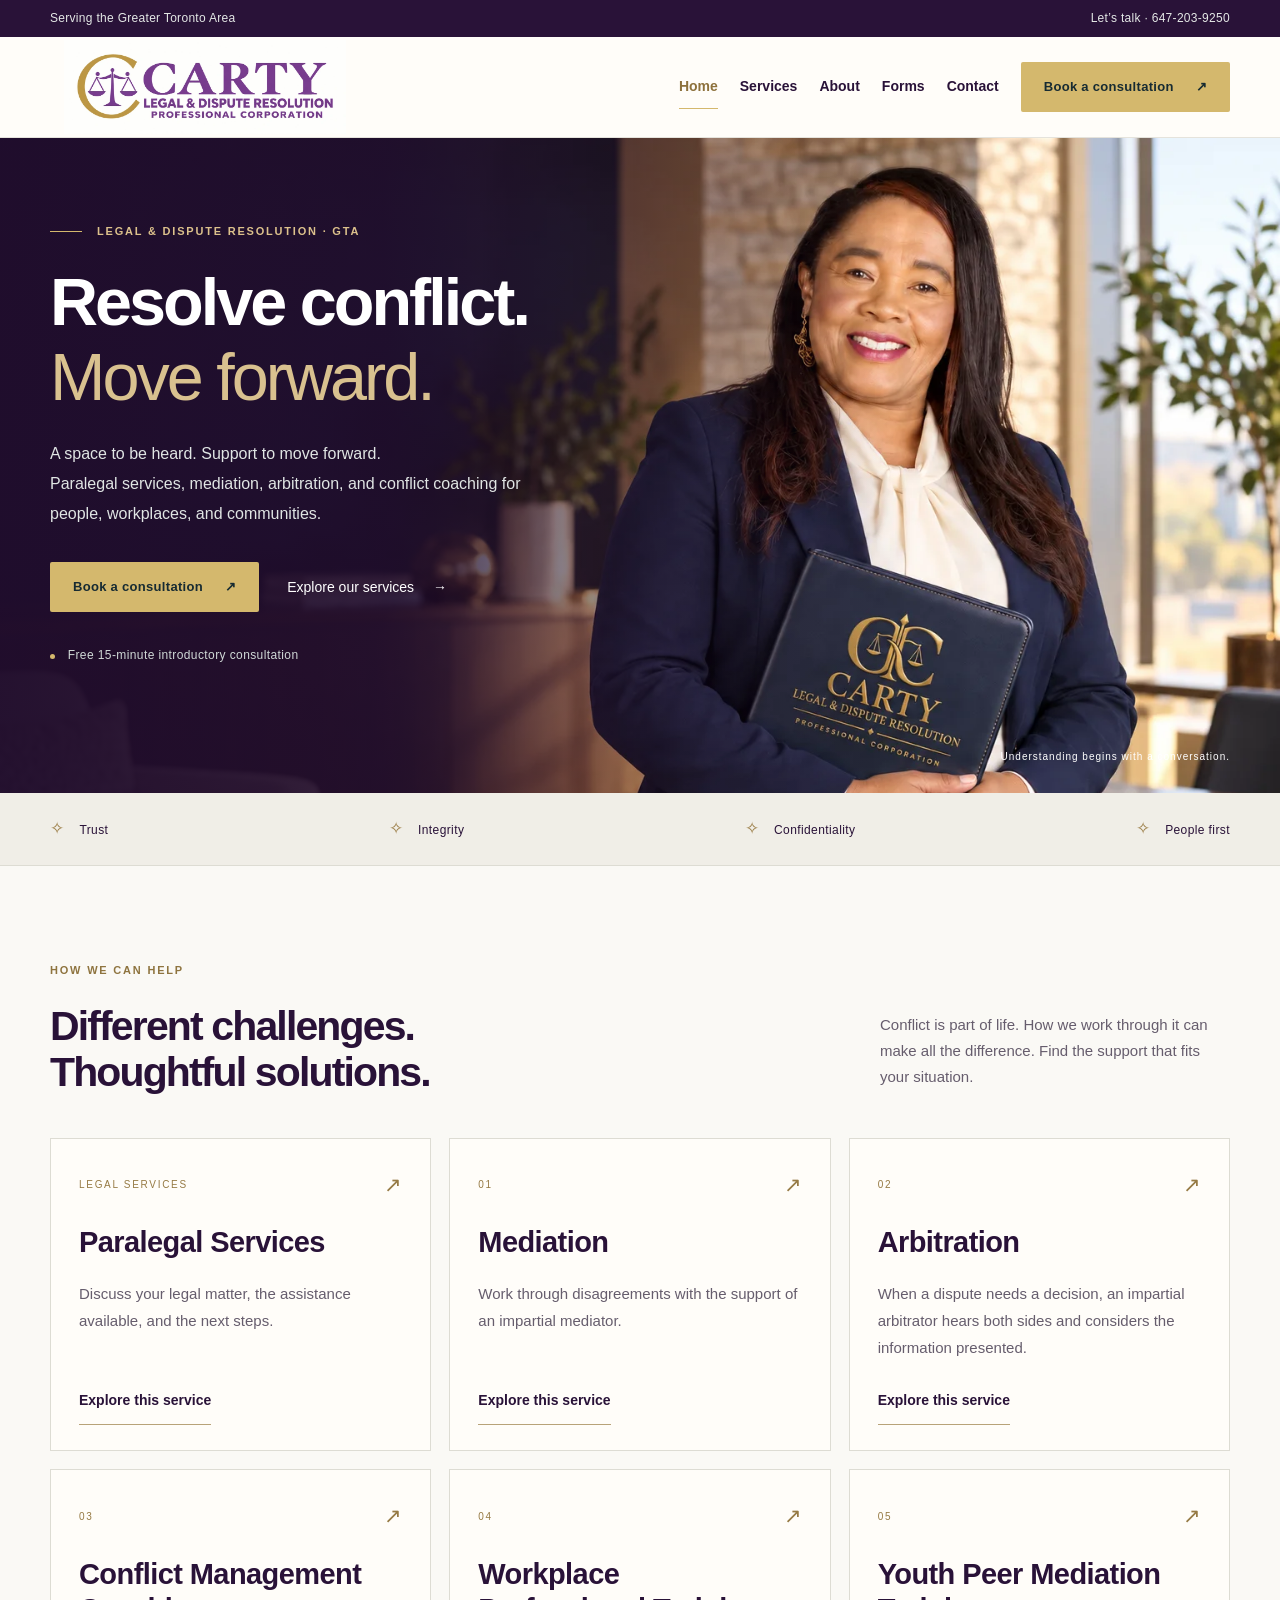
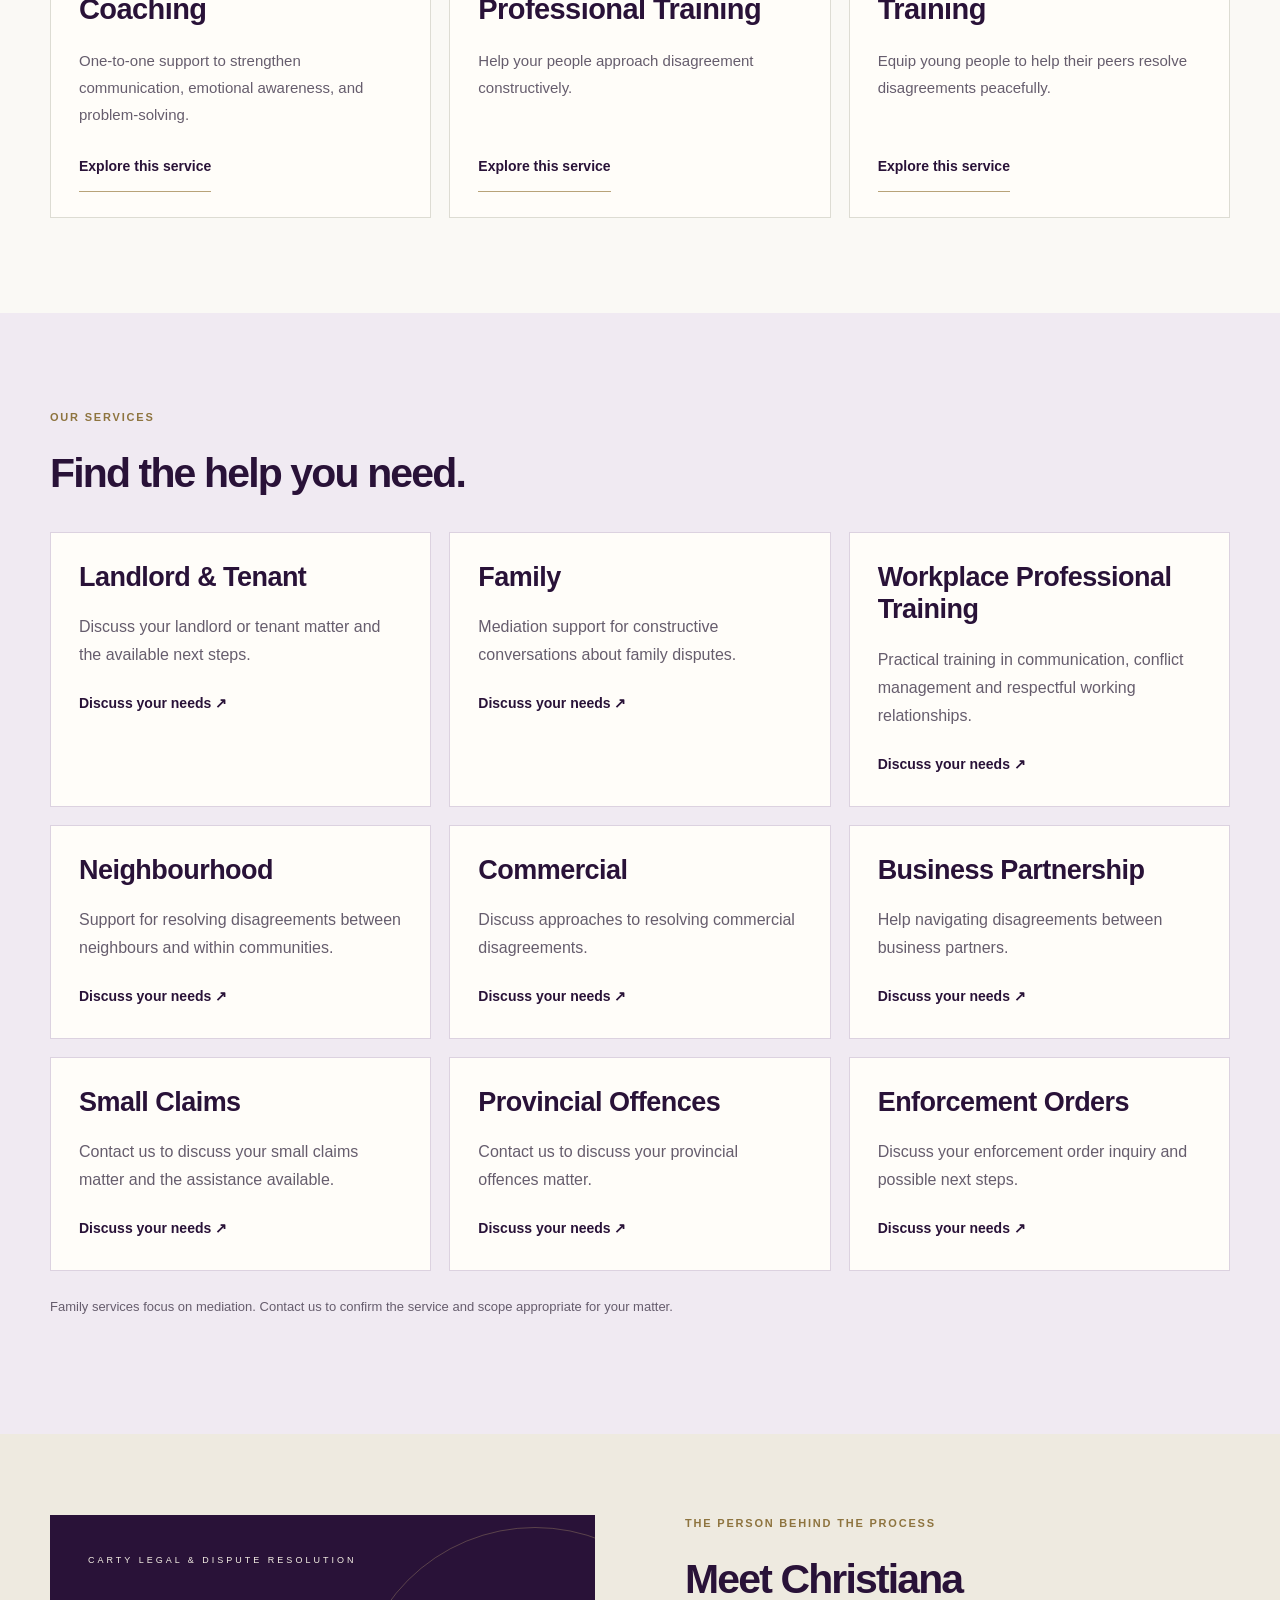
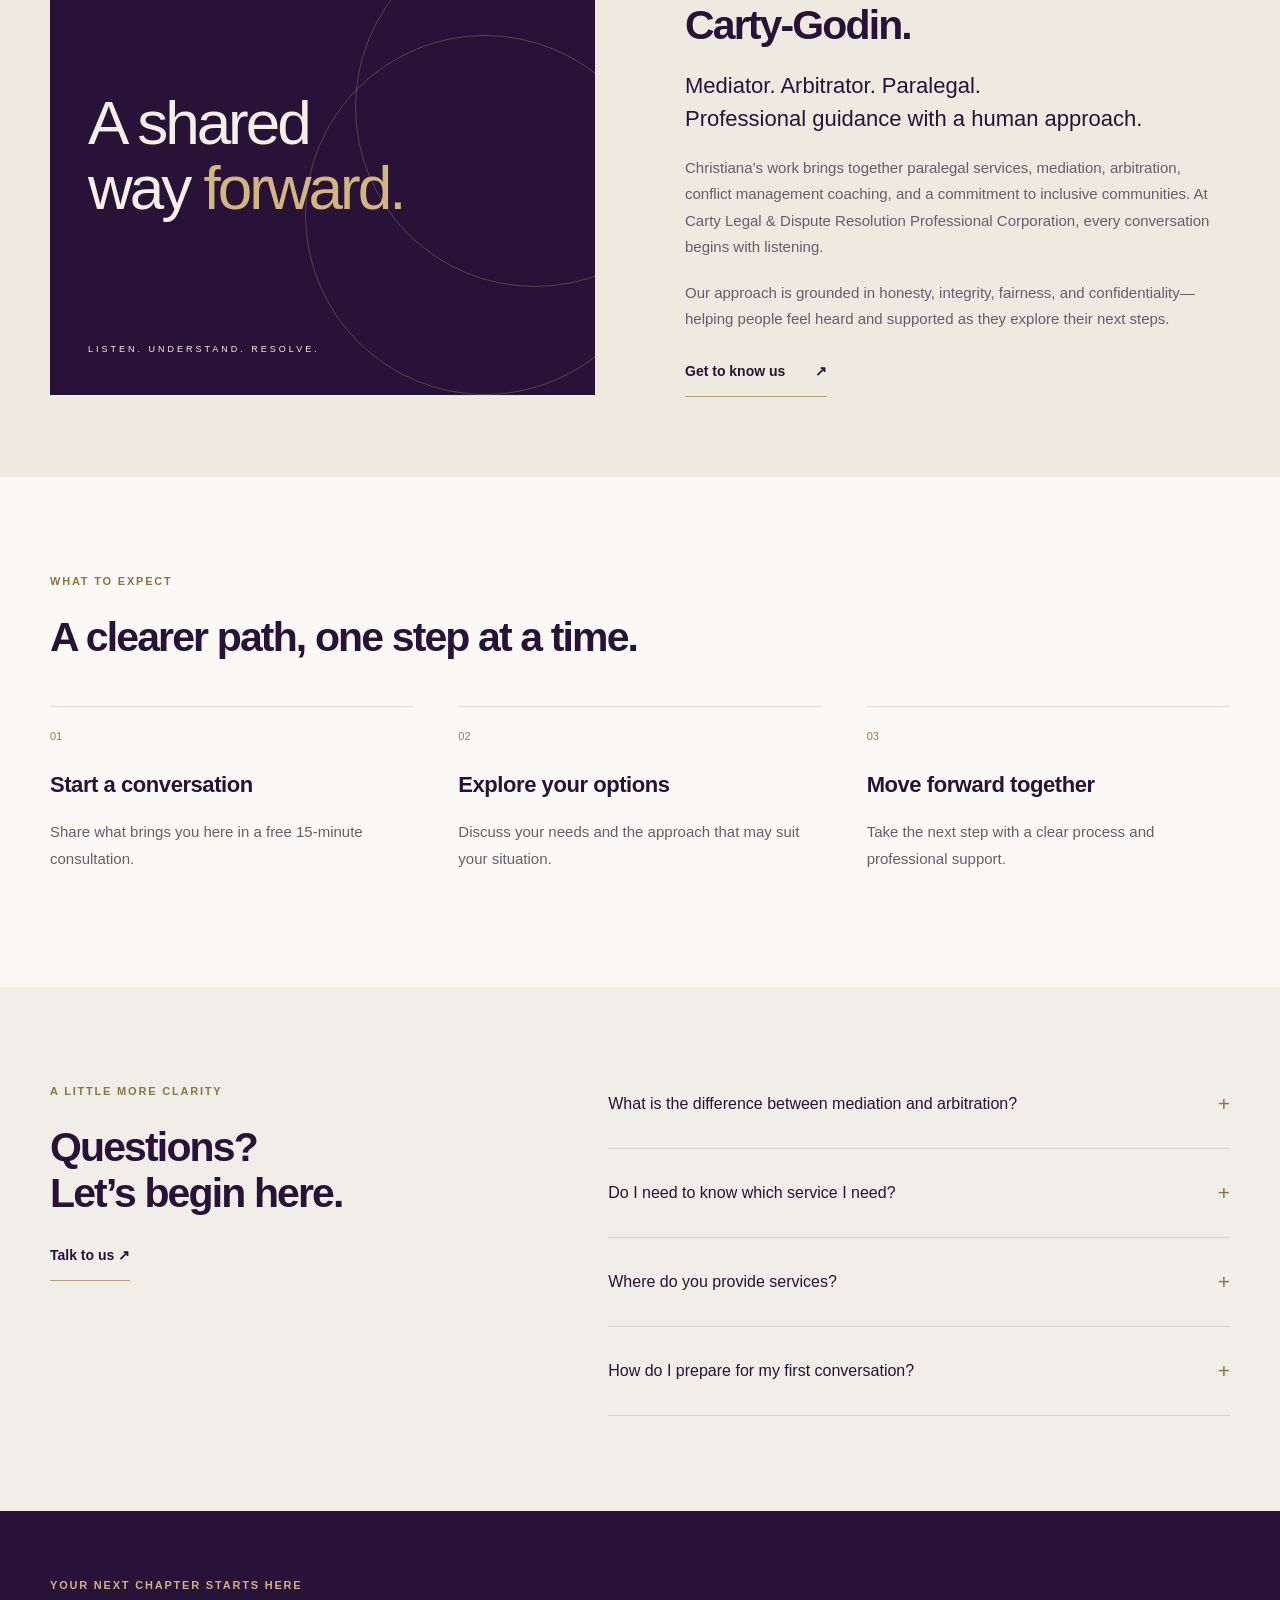
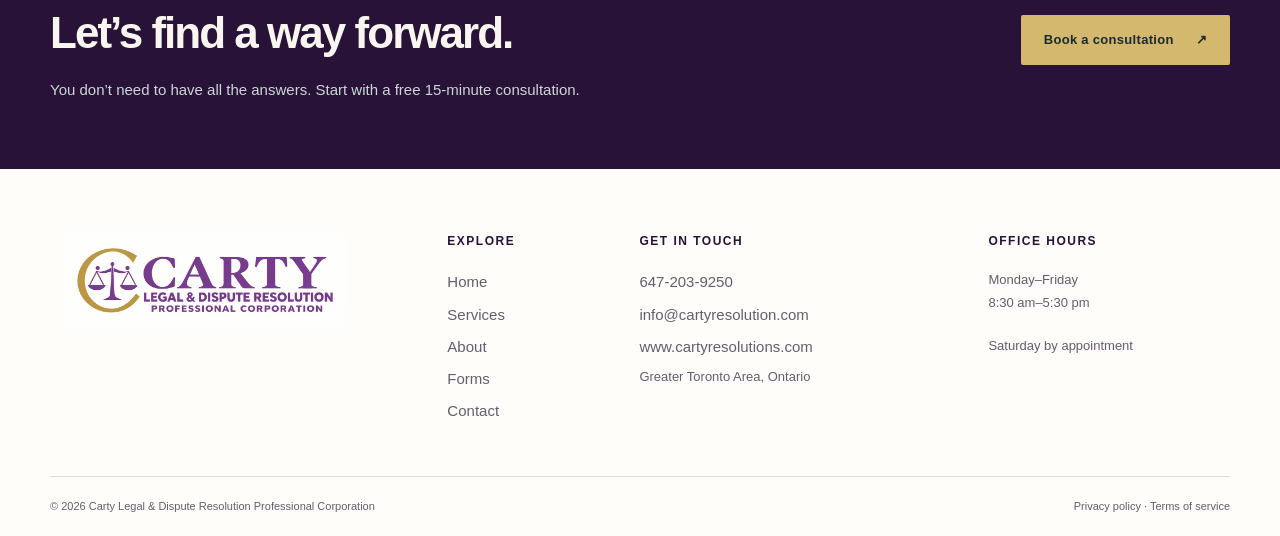
<file: index.html>
<!doctype html><html lang="en"><head><meta charset="utf-8"><meta name="viewport" content="width=device-width,initial-scale=1"><title>Paralegal, Mediation & Dispute Resolution in the GTA | Carty Legal & Dispute Resolution</title><meta name="description" content="Paralegal services, mediation, arbitration, conflict coaching, workplace training and youth peer mediation across the Greater Toronto Area. Book a free 15-minute consultation."><meta name="theme-color" content="#142c35"><link rel="icon" href="./assets/favicon.svg" type="image/svg+xml"><link rel="stylesheet" href="./style.css?v=calendar-8"><meta property="og:type" content="website"><meta property="og:locale" content="en_CA"><meta property="og:site_name" content="Carty Legal & Dispute Resolution Professional Corporation"><meta property="og:title" content="Mediation & Conflict Resolution in the GTA | Carty Legal & Dispute Resolution"><meta property="og:description" content="Mediation, arbitration, conflict coaching, workplace training and youth peer mediation across the Greater Toronto Area. Book a free 15-minute consultation."><meta name="twitter:card" content="summary"><script type="application/ld+json">{"@context":"https://schema.org","@type":"ProfessionalService","name":"Carty Legal & Dispute Resolution Professional Corporation","alternateName":"Carty Legal & Dispute Resolution","telephone":"+1-647-203-9250","email":"info@cartyresolution.com","areaServed":{"@type":"Place","name":"Greater Toronto Area, Ontario, Canada"},"hasOfferCatalog":{"@type":"OfferCatalog","name":"Dispute resolution services","itemListElement":[{"@type":"Offer","itemOffered":{"@type":"Service","name":"Paralegal Services"}},{"@type":"Offer","itemOffered":{"@type":"Service","name":"Mediation"}},{"@type":"Offer","itemOffered":{"@type":"Service","name":"Arbitration"}},{"@type":"Offer","itemOffered":{"@type":"Service","name":"Conflict Management Coaching"}},{"@type":"Offer","itemOffered":{"@type":"Service","name":"Workplace Professional Training"}},{"@type":"Offer","itemOffered":{"@type":"Service","name":"Youth Peer Mediation Training"}}]}}</script><link rel="canonical" href="https://takshvaghasiya.github.io/carty-resolution/"><meta property="og:url" content="https://takshvaghasiya.github.io/carty-resolution/"><meta property="og:image" content="https://takshvaghasiya.github.io/carty-resolution/assets/christiana-legal-banner.webp"></head><body><a class="skip" href="#main">Skip to content</a><div class="topbar"><div class="wrap"><span>Serving the Greater Toronto Area</span><a href="tel:+16472039250">Let’s talk · 647-203-9250</a></div></div><header><div class="wrap nav"><a class="brand" href="./" aria-label="Carty Legal & Dispute Resolution Professional Corporation home"><img class="brand-logo brand-logo-selected" src="./assets/carty-logo-horizontal-light.webp" alt="Carty Legal and Dispute Resolution Professional Corporation — gold C and purple scales" width="2172" height="724"></a><button class="menu" aria-label="Open navigation" aria-expanded="false" aria-controls="main-navigation">☰</button><nav id="main-navigation" aria-label="Main navigation"><a href="./" aria-current="page">Home</a><a href="./services/" >Services</a><a href="./about/" >About</a><a href="./forms/" >Forms</a><a href="./contact/" >Contact</a></nav><button class="button gold" data-book>Book a consultation <span>↗</span></button></div></header><main id="main"><section class="hero"><div class="hero-photo" role="img" aria-label="AI-edited portrait of Christiana Carty-Godin holding a Carty Legal & Dispute Resolution portfolio"></div><div class="wrap hero-inner"><p class="eyebrow">LEGAL & DISPUTE RESOLUTION · GTA</p><h1>Resolve conflict.<br><em>Move forward.</em></h1><p>A space to be heard. Support to move forward.<br>Paralegal services, mediation, arbitration, and conflict coaching for people, workplaces, and communities.</p><div class="actions"><button class="button gold" data-book>Book a consultation <span>↗</span></button><a class="hero-link" href="./services/">Explore our services <span>→</span></a></div><div class="hero-note"><span class="dot"></span> Free 15-minute introductory consultation</div></div><div class="hero-caption">Understanding begins with a conversation.</div></section><div class="values-strip"><div class="wrap"><span>Trust</span><span>Integrity</span><span>Confidentiality</span><span>People first</span></div></div><section class="section"><div class="wrap"><div class="section-heading"><div><p class="eyebrow">HOW WE CAN HELP</p><h2>Different challenges.<br>Thoughtful solutions.</h2></div><p>Conflict is part of life. How we work through it can make all the difference. Find the support that fits your situation.</p></div><div class="service-grid"><a class="service-card" href="./services/#paralegal"><span class="card-top"><span class="number">LEGAL SERVICES</span><span class="arrow">↗</span></span><h3>Paralegal Services</h3><p>Discuss your legal matter, the assistance available, and the next steps.</p><span class="text-link">Explore this service</span></a><a class="service-card" href="./services/#mediation"><span class="card-top"><span class="number">01</span><span class="arrow">↗</span></span><h3>Mediation</h3><p>Work through disagreements with the support of an impartial mediator.</p><span class="text-link">Explore this service</span></a><a class="service-card" href="./services/#arbitration"><span class="card-top"><span class="number">02</span><span class="arrow">↗</span></span><h3>Arbitration</h3><p>When a dispute needs a decision, an impartial arbitrator hears both sides and considers the information presented.</p><span class="text-link">Explore this service</span></a><a class="service-card" href="./services/#coaching"><span class="card-top"><span class="number">03</span><span class="arrow">↗</span></span><h3>Conflict Management Coaching</h3><p>One-to-one support to strengthen communication, emotional awareness, and problem-solving.</p><span class="text-link">Explore this service</span></a><a class="service-card" href="./services/#workplace"><span class="card-top"><span class="number">04</span><span class="arrow">↗</span></span><h3>Workplace Professional Training</h3><p>Help your people approach disagreement constructively.</p><span class="text-link">Explore this service</span></a><a class="service-card" href="./services/#youth"><span class="card-top"><span class="number">05</span><span class="arrow">↗</span></span><h3>Youth Peer Mediation Training</h3><p>Equip young people to help their peers resolve disagreements peacefully.</p><span class="text-link">Explore this service</span></a></div></div></section><section class="section practice-section"><div class="wrap"><p class="eyebrow">OUR SERVICES</p><h2>Find the help you need.</h2><div class="practice-grid"><a class="practice-card" href="./services/#landlord-tenant"><h3>Landlord & Tenant</h3><p>Discuss your landlord or tenant matter and the available next steps.</p><span>Discuss your needs ↗</span></a><a class="practice-card" href="./services/#family"><h3>Family</h3><p>Mediation support for constructive conversations about family disputes.</p><span>Discuss your needs ↗</span></a><a class="practice-card" href="./services/#workplace"><h3>Workplace Professional Training</h3><p>Practical training in communication, conflict management and respectful working relationships.</p><span>Discuss your needs ↗</span></a><a class="practice-card" href="./services/#neighbourhood"><h3>Neighbourhood</h3><p>Support for resolving disagreements between neighbours and within communities.</p><span>Discuss your needs ↗</span></a><a class="practice-card" href="./services/#commercial"><h3>Commercial</h3><p>Discuss approaches to resolving commercial disagreements.</p><span>Discuss your needs ↗</span></a><a class="practice-card" href="./services/#business-partnership"><h3>Business Partnership</h3><p>Help navigating disagreements between business partners.</p><span>Discuss your needs ↗</span></a><a class="practice-card" href="./services/#small-claims"><h3>Small Claims</h3><p>Contact us to discuss your small claims matter and the assistance available.</p><span>Discuss your needs ↗</span></a><a class="practice-card" href="./services/#provincial-offences"><h3>Provincial Offences</h3><p>Contact us to discuss your provincial offences matter.</p><span>Discuss your needs ↗</span></a><a class="practice-card" href="./services/#enforcement-orders"><h3>Enforcement Orders</h3><p>Discuss your enforcement order inquiry and possible next steps.</p><span>Discuss your needs ↗</span></a></div><p class="scope-note">Family services focus on mediation. Contact us to confirm the service and scope appropriate for your matter.</p></div></section><section class="about-band"><div class="wrap about-grid"><div class="editorial-art"><span class="art-label">CARTY LEGAL & DISPUTE RESOLUTION</span><div class="circle c1"></div><div class="circle c2"></div><span class="art-word">A shared<br>way <em>forward.</em></span><span class="art-bottom">LISTEN. UNDERSTAND. RESOLVE.</span></div><div><p class="eyebrow">THE PERSON BEHIND THE PROCESS</p><h2>Meet Christiana<br>Carty-Godin.</h2><p class="lead">Mediator. Arbitrator. Paralegal.<br>Professional guidance with a human approach.</p><p>Christiana’s work brings together paralegal services, mediation, arbitration, conflict management coaching, and a commitment to inclusive communities. At Carty Legal & Dispute Resolution Professional Corporation, every conversation begins with listening.</p><p>Our approach is grounded in honesty, integrity, fairness, and confidentiality—helping people feel heard and supported as they explore their next steps.</p><a class="text-link" href="./about/">Get to know us <span>↗</span></a></div></div></section><section class="section process"><div class="wrap"><p class="eyebrow">WHAT TO EXPECT</p><h2>A clearer path, one step at a time.</h2><div class="steps"><article><span>01</span><h3>Start a conversation</h3><p>Share what brings you here in a free 15-minute consultation.</p></article><article><span>02</span><h3>Explore your options</h3><p>Discuss your needs and the approach that may suit your situation.</p></article><article><span>03</span><h3>Move forward together</h3><p>Take the next step with a clear process and professional support.</p></article></div></div></section><section class="faq section"><div class="wrap faq-grid"><div><p class="eyebrow">A LITTLE MORE CLARITY</p><h2>Questions?<br>Let’s begin here.</h2><a class="text-link" href="./contact/">Talk to us ↗</a></div><div><details><summary>What is the difference between mediation and arbitration?</summary><p>In mediation, an impartial mediator helps people communicate and explore an agreement together. In arbitration, an arbitrator hears both sides and makes a decision according to the agreed process.</p></details><details><summary>Do I need to know which service I need?</summary><p>No. Start with a consultation. We can discuss your situation and explain the available services so you can decide on your next step.</p></details><details><summary>Where do you provide services?</summary><p>We serve individuals, families, workplaces, and communities throughout the Greater Toronto Area. Contact us to discuss appointment arrangements.</p></details><details><summary>How do I prepare for my first conversation?</summary><p>Think about your main concerns and what you hope to achieve. You can also visit our Forms page. We will let you know which documents are relevant to your process.</p></details></div></div></section></main><section class="closing"><div class="wrap"><div><p class="eyebrow">YOUR NEXT CHAPTER STARTS HERE</p><h2>Let’s find a way forward.</h2><p>You don’t need to have all the answers. Start with a free 15-minute consultation.</p></div><button class="button gold" data-book>Book a consultation <span>↗</span></button></div></section><footer><div class="wrap footer-grid"><a class="brand" href="./" aria-label="Carty Legal & Dispute Resolution Professional Corporation home"><img class="brand-logo brand-logo-selected" src="./assets/carty-logo-horizontal-light.webp" alt="Carty Legal and Dispute Resolution Professional Corporation — gold C and purple scales" width="2172" height="724"></a><div><h3>Explore</h3><a href="./">Home</a><a href="./services/">Services</a><a href="./about/">About</a><a href="./forms/">Forms</a><a href="./contact/">Contact</a></div><div><h3>Get in touch</h3><a href="tel:+16472039250">647-203-9250</a><a href="mailto:info@cartyresolution.com">info@cartyresolution.com</a><a href="https://www.cartyresolutions.com/">www.cartyresolutions.com</a><p>Greater Toronto Area, Ontario</p></div><div><h3>Office hours</h3><p>Monday–Friday<br>8:30 am–5:30 pm</p><p>Saturday by appointment</p></div></div><div class="wrap copyright"><span>© 2026 Carty Legal & Dispute Resolution Professional Corporation</span><span><a href="https://www.crisdisputeresolution.com/privacy-policy">Privacy policy</a> · <a href="https://www.crisdisputeresolution.com/terms-of-service">Terms of service</a></span></div></footer><dialog id="booking" class="calendar-dialog" aria-label="Book a free 15-minute consultation"><button class="close" aria-label="Close consultation panel">×</button><iframe title="Book your free 15-minute consultation with Carty Legal" loading="lazy" referrerpolicy="strict-origin-when-cross-origin"></iframe><p class="calendar-fallback">Calendar not loading? <a href="https://calendly.com/vectormotionvt/30min" target="_blank" rel="noopener">Open booking calendar ↗</a> or <a href="tel:+16472039250">call 647-203-9250</a>.</p></dialog><script src="./app.js?v=calendar-8"></script></body></html>
</file>
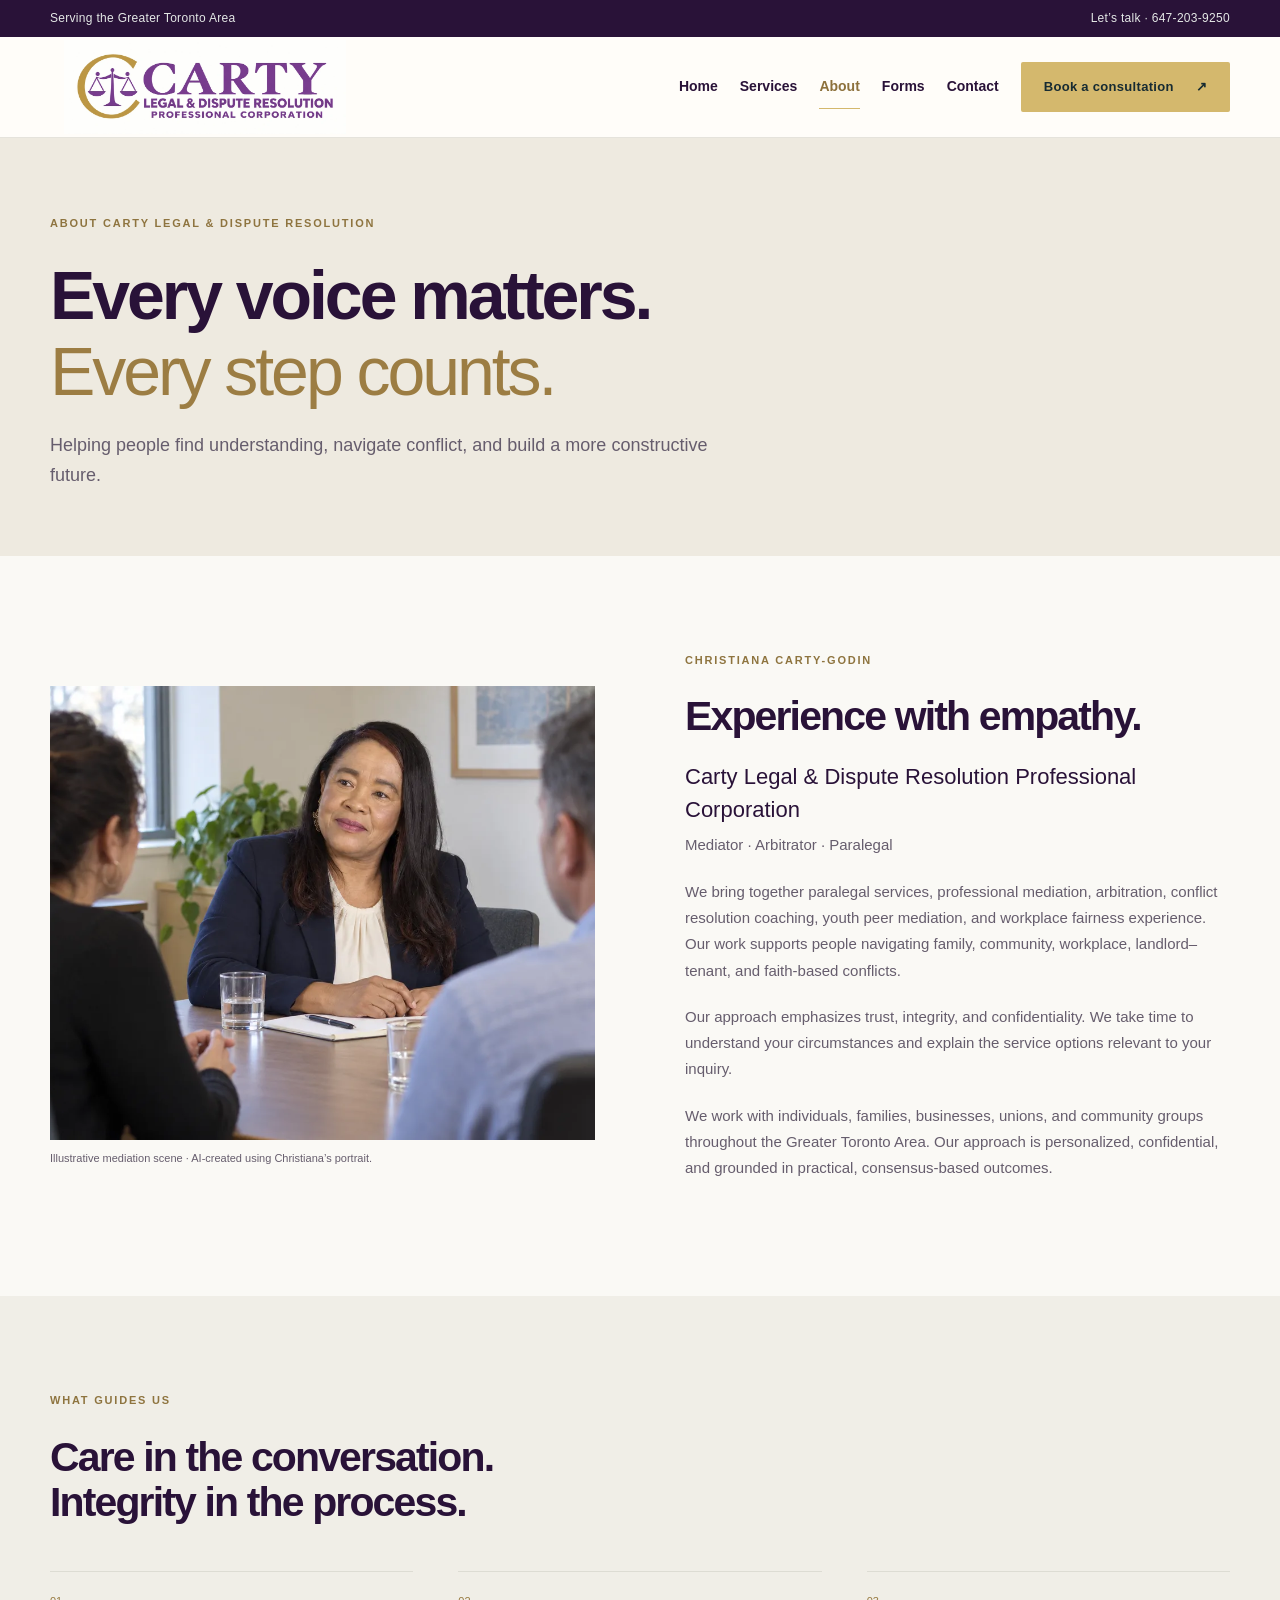
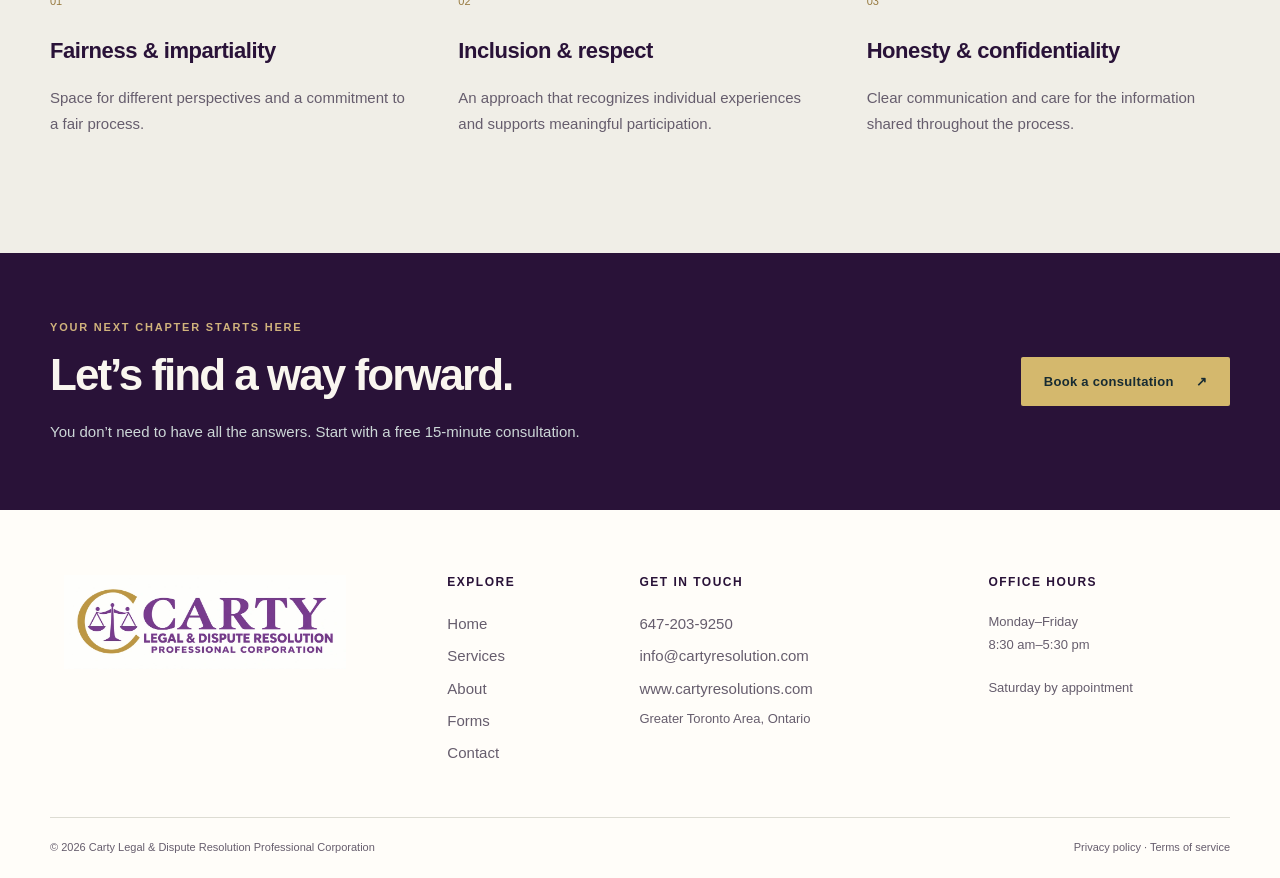
<file: about/index.html>
<!doctype html><html lang="en"><head><meta charset="utf-8"><meta name="viewport" content="width=device-width,initial-scale=1"><title>About Christiana Carty-Godin | Carty Legal & Dispute Resolution</title><meta name="description" content="Meet Christiana Carty-Godin and Carty Legal & Dispute Resolution Professional Corporation. A people-focused approach to paralegal services, mediation, arbitration and conflict resolution in the GTA."><meta name="theme-color" content="#142c35"><link rel="icon" href="../assets/favicon.svg" type="image/svg+xml"><link rel="stylesheet" href="../style.css?v=calendar-8"><meta property="og:type" content="website"><meta property="og:locale" content="en_CA"><meta property="og:site_name" content="Carty Legal & Dispute Resolution Professional Corporation"><meta property="og:title" content="About Christiana Carty-Godin | Carty Legal & Dispute Resolution"><meta property="og:description" content="Meet Christiana Carty-Godin and Carty Legal & Dispute Resolution Professional Corporation. A people-focused approach to mediation, arbitration and conflict resolution in the GTA."><meta name="twitter:card" content="summary"><script type="application/ld+json">{"@context":"https://schema.org","@type":"ProfessionalService","name":"Carty Legal & Dispute Resolution Professional Corporation","alternateName":"Carty Legal & Dispute Resolution","telephone":"+1-647-203-9250","email":"info@cartyresolution.com","areaServed":{"@type":"Place","name":"Greater Toronto Area, Ontario, Canada"},"hasOfferCatalog":{"@type":"OfferCatalog","name":"Dispute resolution services","itemListElement":[{"@type":"Offer","itemOffered":{"@type":"Service","name":"Paralegal Services"}},{"@type":"Offer","itemOffered":{"@type":"Service","name":"Mediation"}},{"@type":"Offer","itemOffered":{"@type":"Service","name":"Arbitration"}},{"@type":"Offer","itemOffered":{"@type":"Service","name":"Conflict Management Coaching"}},{"@type":"Offer","itemOffered":{"@type":"Service","name":"Workplace Professional Training"}},{"@type":"Offer","itemOffered":{"@type":"Service","name":"Youth Peer Mediation Training"}}]}}</script><link rel="canonical" href="https://takshvaghasiya.github.io/carty-resolution/about/"><meta property="og:url" content="https://takshvaghasiya.github.io/carty-resolution/about/"><meta property="og:image" content="https://takshvaghasiya.github.io/carty-resolution/assets/christiana-legal-banner.webp"></head><body><a class="skip" href="#main">Skip to content</a><div class="topbar"><div class="wrap"><span>Serving the Greater Toronto Area</span><a href="tel:+16472039250">Let’s talk · 647-203-9250</a></div></div><header><div class="wrap nav"><a class="brand" href="../" aria-label="Carty Legal & Dispute Resolution Professional Corporation home"><img class="brand-logo brand-logo-selected" src="../assets/carty-logo-horizontal-light.webp" alt="Carty Legal and Dispute Resolution Professional Corporation — gold C and purple scales" width="2172" height="724"></a><button class="menu" aria-label="Open navigation" aria-expanded="false" aria-controls="main-navigation">☰</button><nav id="main-navigation" aria-label="Main navigation"><a href="../" >Home</a><a href="../services/" >Services</a><a href="../about/" aria-current="page">About</a><a href="../forms/" >Forms</a><a href="../contact/" >Contact</a></nav><button class="button gold" data-book>Book a consultation <span>↗</span></button></div></header><main id="main"><section class="page-intro"><div class="wrap"><p class="eyebrow">ABOUT CARTY LEGAL & DISPUTE RESOLUTION</p><h1>Every voice matters.<br><em>Every step counts.</em></h1><p class="lead">Helping people find understanding, navigate conflict, and build a more constructive future.</p></div></section><section class="section"><div class="wrap about-grid"><figure class="meeting-photo"><img src="../assets/christiana-mediation.webp" alt="AI-created illustration of Christiana in a mediation conversation with two fictional participants" width="2172" height="724" loading="lazy"><figcaption>Illustrative mediation scene · AI-created using Christiana’s portrait.</figcaption></figure><div><p class="eyebrow">CHRISTIANA CARTY-GODIN</p><h2>Experience with empathy.</h2><p class="lead">Carty Legal & Dispute Resolution Professional Corporation<br><span class="muted">Mediator · Arbitrator · Paralegal</span></p><p>We bring together paralegal services, professional mediation, arbitration, conflict resolution coaching, youth peer mediation, and workplace fairness experience. Our work supports people navigating family, community, workplace, landlord–tenant, and faith-based conflicts.</p><p>Our approach emphasizes trust, integrity, and confidentiality. We take time to understand your circumstances and explain the service options relevant to your inquiry.</p><p>We work with individuals, families, businesses, unions, and community groups throughout the Greater Toronto Area. Our approach is personalized, confidential, and grounded in practical, consensus-based outcomes.</p></div></div></section><section class="section pale"><div class="wrap"><p class="eyebrow">WHAT GUIDES US</p><h2>Care in the conversation.<br>Integrity in the process.</h2><div class="steps"><article><span>01</span><h3>Fairness & impartiality</h3><p>Space for different perspectives and a commitment to a fair process.</p></article><article><span>02</span><h3>Inclusion & respect</h3><p>An approach that recognizes individual experiences and supports meaningful participation.</p></article><article><span>03</span><h3>Honesty & confidentiality</h3><p>Clear communication and care for the information shared throughout the process.</p></article></div></div></section></main><section class="closing"><div class="wrap"><div><p class="eyebrow">YOUR NEXT CHAPTER STARTS HERE</p><h2>Let’s find a way forward.</h2><p>You don’t need to have all the answers. Start with a free 15-minute consultation.</p></div><button class="button gold" data-book>Book a consultation <span>↗</span></button></div></section><footer><div class="wrap footer-grid"><a class="brand" href="../" aria-label="Carty Legal & Dispute Resolution Professional Corporation home"><img class="brand-logo brand-logo-selected" src="../assets/carty-logo-horizontal-light.webp" alt="Carty Legal and Dispute Resolution Professional Corporation — gold C and purple scales" width="2172" height="724"></a><div><h3>Explore</h3><a href="../">Home</a><a href="../services/">Services</a><a href="../about/">About</a><a href="../forms/">Forms</a><a href="../contact/">Contact</a></div><div><h3>Get in touch</h3><a href="tel:+16472039250">647-203-9250</a><a href="mailto:info@cartyresolution.com">info@cartyresolution.com</a><a href="https://www.cartyresolutions.com/">www.cartyresolutions.com</a><p>Greater Toronto Area, Ontario</p></div><div><h3>Office hours</h3><p>Monday–Friday<br>8:30 am–5:30 pm</p><p>Saturday by appointment</p></div></div><div class="wrap copyright"><span>© 2026 Carty Legal & Dispute Resolution Professional Corporation</span><span><a href="https://www.crisdisputeresolution.com/privacy-policy">Privacy policy</a> · <a href="https://www.crisdisputeresolution.com/terms-of-service">Terms of service</a></span></div></footer><dialog id="booking" class="calendar-dialog" aria-label="Book a free 15-minute consultation"><button class="close" aria-label="Close consultation panel">×</button><iframe title="Book your free 15-minute consultation with Carty Legal" loading="lazy" referrerpolicy="strict-origin-when-cross-origin"></iframe><p class="calendar-fallback">Calendar not loading? <a href="https://calendly.com/vectormotionvt/30min" target="_blank" rel="noopener">Open booking calendar ↗</a> or <a href="tel:+16472039250">call 647-203-9250</a>.</p></dialog><script src="../app.js?v=calendar-8"></script></body></html>
</file>
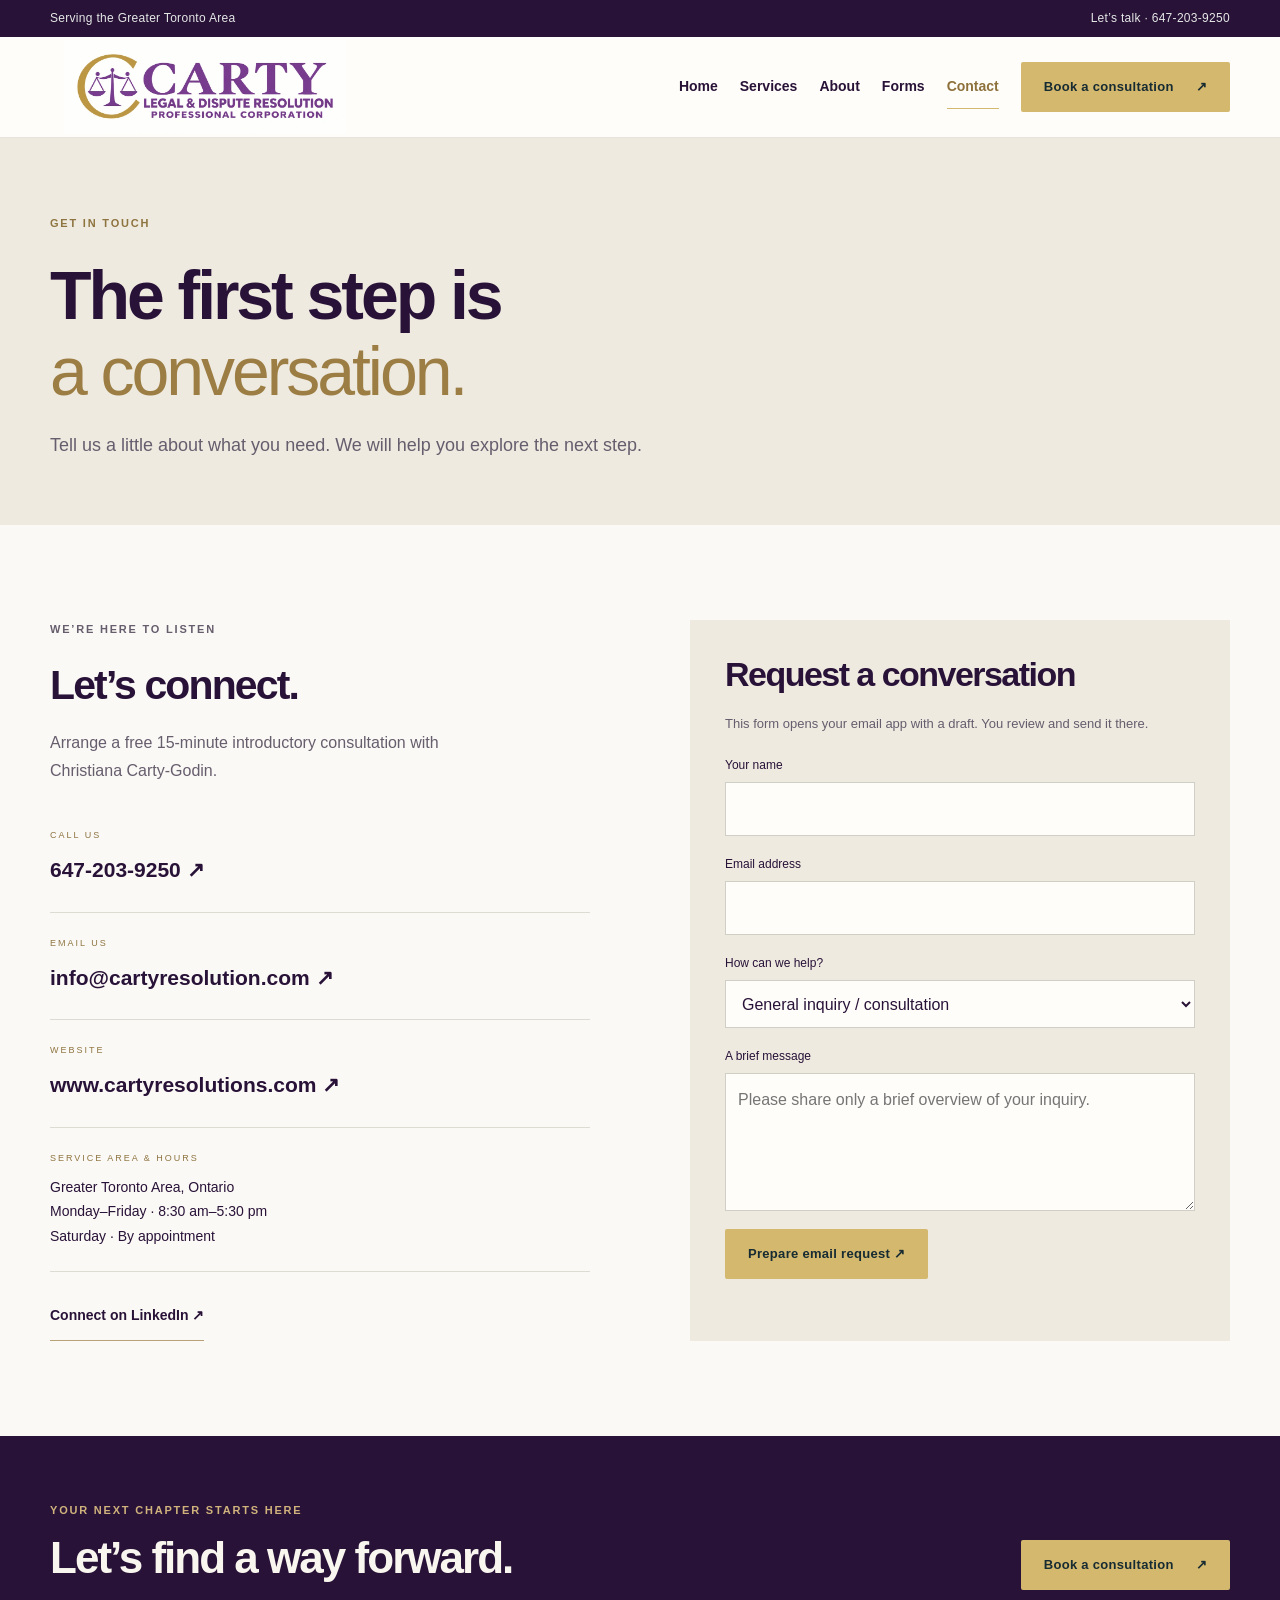
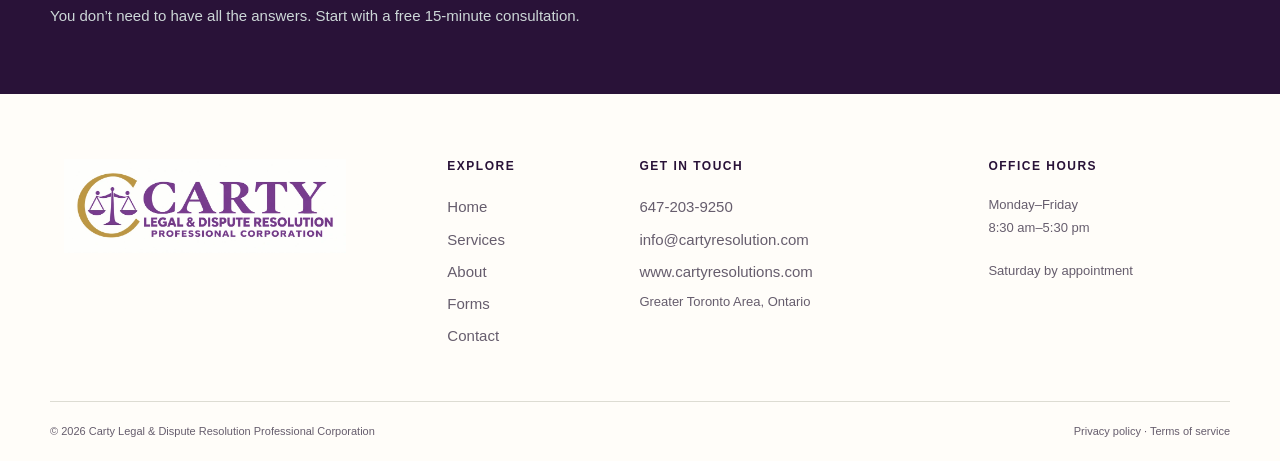
<file: contact/index.html>
<!doctype html><html lang="en"><head><meta charset="utf-8"><meta name="viewport" content="width=device-width,initial-scale=1"><title>Contact & Free Consultation | Carty Legal & Dispute Resolution GTA</title><meta name="description" content="Contact Christiana Carty-Godin for a free 15-minute consultation. Call 647-203-9250 for mediation, arbitration and conflict resolution in the Greater Toronto Area."><meta name="theme-color" content="#142c35"><link rel="icon" href="../assets/favicon.svg" type="image/svg+xml"><link rel="stylesheet" href="../style.css?v=calendar-8"><meta property="og:type" content="website"><meta property="og:locale" content="en_CA"><meta property="og:site_name" content="Carty Legal & Dispute Resolution Professional Corporation"><meta property="og:title" content="Contact & Free Consultation | Carty Legal & Dispute Resolution GTA"><meta property="og:description" content="Contact Christiana Carty-Godin for a free 15-minute consultation. Call 647-203-9250 for mediation, arbitration and conflict resolution in the Greater Toronto Area."><meta name="twitter:card" content="summary"><script type="application/ld+json">{"@context":"https://schema.org","@type":"ProfessionalService","name":"Carty Legal & Dispute Resolution Professional Corporation","alternateName":"Carty Legal & Dispute Resolution","telephone":"+1-647-203-9250","email":"info@cartyresolution.com","areaServed":{"@type":"Place","name":"Greater Toronto Area, Ontario, Canada"},"hasOfferCatalog":{"@type":"OfferCatalog","name":"Dispute resolution services","itemListElement":[{"@type":"Offer","itemOffered":{"@type":"Service","name":"Paralegal Services"}},{"@type":"Offer","itemOffered":{"@type":"Service","name":"Mediation"}},{"@type":"Offer","itemOffered":{"@type":"Service","name":"Arbitration"}},{"@type":"Offer","itemOffered":{"@type":"Service","name":"Conflict Management Coaching"}},{"@type":"Offer","itemOffered":{"@type":"Service","name":"Workplace Professional Training"}},{"@type":"Offer","itemOffered":{"@type":"Service","name":"Youth Peer Mediation Training"}}]}}</script><link rel="canonical" href="https://takshvaghasiya.github.io/carty-resolution/contact/"><meta property="og:url" content="https://takshvaghasiya.github.io/carty-resolution/contact/"><meta property="og:image" content="https://takshvaghasiya.github.io/carty-resolution/assets/christiana-legal-banner.webp"></head><body><a class="skip" href="#main">Skip to content</a><div class="topbar"><div class="wrap"><span>Serving the Greater Toronto Area</span><a href="tel:+16472039250">Let’s talk · 647-203-9250</a></div></div><header><div class="wrap nav"><a class="brand" href="../" aria-label="Carty Legal & Dispute Resolution Professional Corporation home"><img class="brand-logo brand-logo-selected" src="../assets/carty-logo-horizontal-light.webp" alt="Carty Legal and Dispute Resolution Professional Corporation — gold C and purple scales" width="2172" height="724"></a><button class="menu" aria-label="Open navigation" aria-expanded="false" aria-controls="main-navigation">☰</button><nav id="main-navigation" aria-label="Main navigation"><a href="../" >Home</a><a href="../services/" >Services</a><a href="../about/" >About</a><a href="../forms/" >Forms</a><a href="../contact/" aria-current="page">Contact</a></nav><button class="button gold" data-book>Book a consultation <span>↗</span></button></div></header><main id="main"><section class="page-intro"><div class="wrap"><p class="eyebrow">GET IN TOUCH</p><h1>The first step is<br><em>a conversation.</em></h1><p class="lead">Tell us a little about what you need. We will help you explore the next step.</p></div></section><section class="section"><div class="wrap contact-grid"><div><p class="eyebrow">WE’RE HERE TO LISTEN</p><h2>Let’s connect.</h2><p>Arrange a free 15-minute introductory consultation with Christiana Carty-Godin.</p><div class="contact-item"><span>CALL US</span><a href="tel:+16472039250">647-203-9250 ↗</a></div><div class="contact-item"><span>EMAIL US</span><a href="mailto:info@cartyresolution.com">info@cartyresolution.com ↗</a></div><div class="contact-item"><span>WEBSITE</span><a href="https://www.cartyresolutions.com/">www.cartyresolutions.com ↗</a></div><div class="contact-item"><span>SERVICE AREA & HOURS</span><p>Greater Toronto Area, Ontario<br>Monday–Friday · 8:30 am–5:30 pm<br>Saturday · By appointment</p></div><a class="text-link" href="https://www.linkedin.com/in/christiana-carty-godin-b-a-dip-cert-q-med-wfa-012788189/" target="_blank" rel="noopener">Connect on LinkedIn ↗</a></div><form id="contact-form"><h2>Request a conversation</h2><p class="fine">This form opens your email app with a draft. You review and send it there.</p><label>Your name<input name="name" autocomplete="name" required></label><label>Email address<input name="email" type="email" autocomplete="email" required></label><label>How can we help?<select name="service"><option>General inquiry / consultation</option><option>Paralegal Services</option><option>Mediation</option><option>Arbitration</option><option>Conflict Management Coaching</option><option>Workplace Professional Training</option><option>Youth Peer Mediation Training</option></select></label><label>A brief message<textarea name="message" rows="4" required placeholder="Please share only a brief overview of your inquiry."></textarea></label><button class="button gold" type="submit">Prepare email request ↗</button><p id="form-status" role="status" class="fine"></p></form></div></section></main><section class="closing"><div class="wrap"><div><p class="eyebrow">YOUR NEXT CHAPTER STARTS HERE</p><h2>Let’s find a way forward.</h2><p>You don’t need to have all the answers. Start with a free 15-minute consultation.</p></div><button class="button gold" data-book>Book a consultation <span>↗</span></button></div></section><footer><div class="wrap footer-grid"><a class="brand" href="../" aria-label="Carty Legal & Dispute Resolution Professional Corporation home"><img class="brand-logo brand-logo-selected" src="../assets/carty-logo-horizontal-light.webp" alt="Carty Legal and Dispute Resolution Professional Corporation — gold C and purple scales" width="2172" height="724"></a><div><h3>Explore</h3><a href="../">Home</a><a href="../services/">Services</a><a href="../about/">About</a><a href="../forms/">Forms</a><a href="../contact/">Contact</a></div><div><h3>Get in touch</h3><a href="tel:+16472039250">647-203-9250</a><a href="mailto:info@cartyresolution.com">info@cartyresolution.com</a><a href="https://www.cartyresolutions.com/">www.cartyresolutions.com</a><p>Greater Toronto Area, Ontario</p></div><div><h3>Office hours</h3><p>Monday–Friday<br>8:30 am–5:30 pm</p><p>Saturday by appointment</p></div></div><div class="wrap copyright"><span>© 2026 Carty Legal & Dispute Resolution Professional Corporation</span><span><a href="https://www.crisdisputeresolution.com/privacy-policy">Privacy policy</a> · <a href="https://www.crisdisputeresolution.com/terms-of-service">Terms of service</a></span></div></footer><dialog id="booking" class="calendar-dialog" aria-label="Book a free 15-minute consultation"><button class="close" aria-label="Close consultation panel">×</button><iframe title="Book your free 15-minute consultation with Carty Legal" loading="lazy" referrerpolicy="strict-origin-when-cross-origin"></iframe><p class="calendar-fallback">Calendar not loading? <a href="https://calendly.com/vectormotionvt/30min" target="_blank" rel="noopener">Open booking calendar ↗</a> or <a href="tel:+16472039250">call 647-203-9250</a>.</p></dialog><script src="../app.js?v=calendar-8"></script></body></html>
</file>
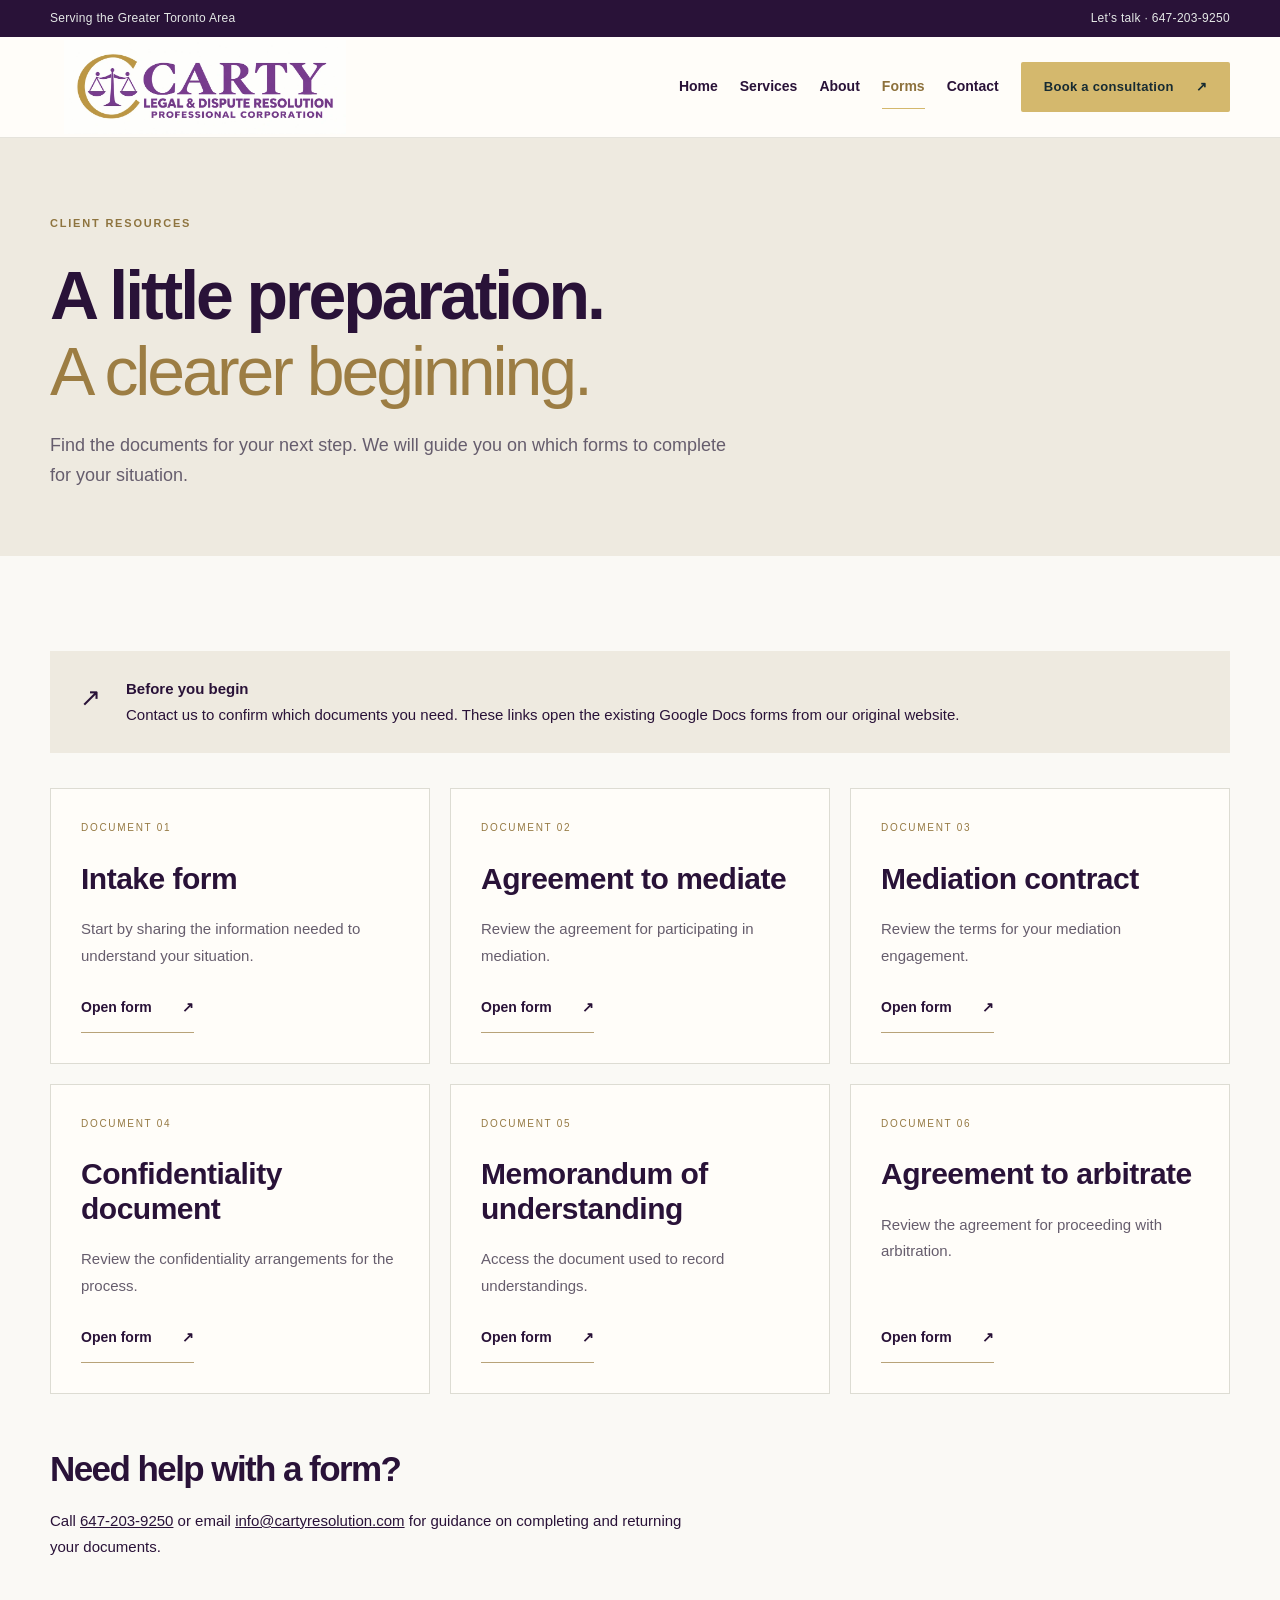
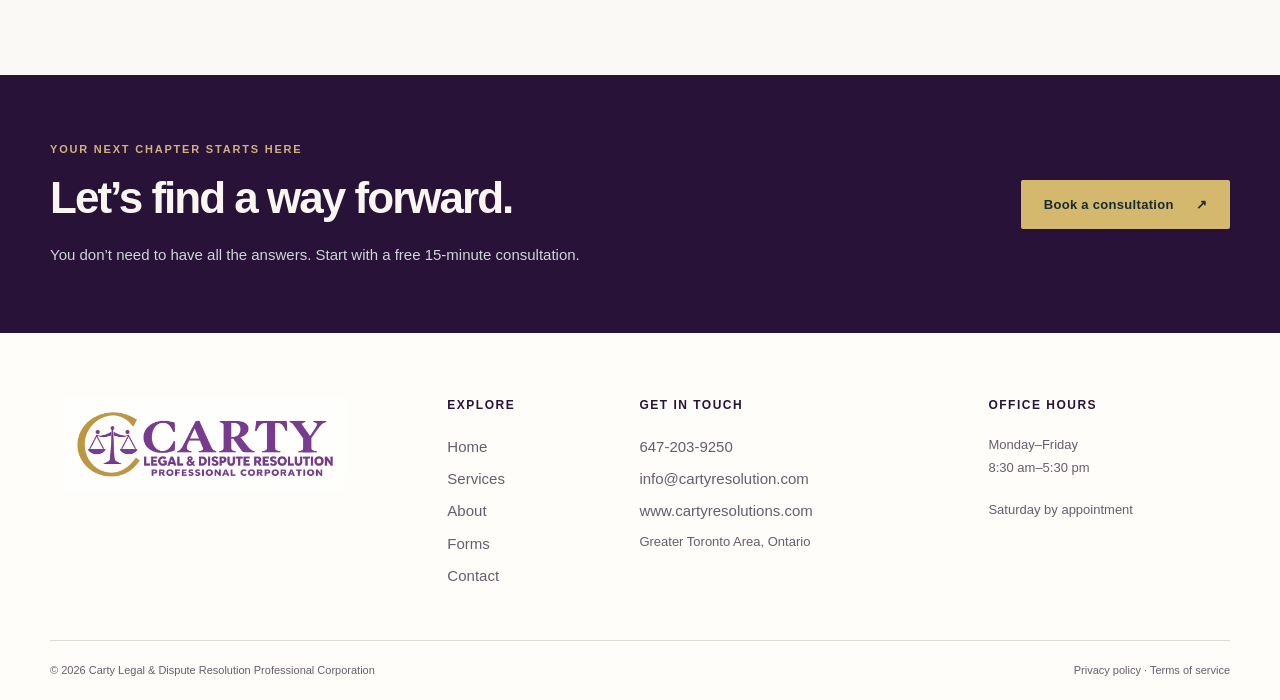
<file: forms/index.html>
<!doctype html><html lang="en"><head><meta charset="utf-8"><meta name="viewport" content="width=device-width,initial-scale=1"><title>Mediation & Arbitration Forms | Carty Legal & Dispute Resolution</title><meta name="description" content="Access Carty Legal & Dispute Resolution intake forms, mediation agreements, confidentiality documents and arbitration forms. Contact us for help preparing your documents."><meta name="theme-color" content="#142c35"><link rel="icon" href="../assets/favicon.svg" type="image/svg+xml"><link rel="stylesheet" href="../style.css?v=calendar-8"><meta property="og:type" content="website"><meta property="og:locale" content="en_CA"><meta property="og:site_name" content="Carty Legal & Dispute Resolution Professional Corporation"><meta property="og:title" content="Mediation & Arbitration Forms | Carty Legal & Dispute Resolution"><meta property="og:description" content="Access Carty Legal & Dispute Resolution intake forms, mediation agreements, confidentiality documents and arbitration forms. Contact us for help preparing your documents."><meta name="twitter:card" content="summary"><script type="application/ld+json">{"@context":"https://schema.org","@type":"ProfessionalService","name":"Carty Legal & Dispute Resolution Professional Corporation","alternateName":"Carty Legal & Dispute Resolution","telephone":"+1-647-203-9250","email":"info@cartyresolution.com","areaServed":{"@type":"Place","name":"Greater Toronto Area, Ontario, Canada"},"hasOfferCatalog":{"@type":"OfferCatalog","name":"Dispute resolution services","itemListElement":[{"@type":"Offer","itemOffered":{"@type":"Service","name":"Paralegal Services"}},{"@type":"Offer","itemOffered":{"@type":"Service","name":"Mediation"}},{"@type":"Offer","itemOffered":{"@type":"Service","name":"Arbitration"}},{"@type":"Offer","itemOffered":{"@type":"Service","name":"Conflict Management Coaching"}},{"@type":"Offer","itemOffered":{"@type":"Service","name":"Workplace Professional Training"}},{"@type":"Offer","itemOffered":{"@type":"Service","name":"Youth Peer Mediation Training"}}]}}</script><link rel="canonical" href="https://takshvaghasiya.github.io/carty-resolution/forms/"><meta property="og:url" content="https://takshvaghasiya.github.io/carty-resolution/forms/"><meta property="og:image" content="https://takshvaghasiya.github.io/carty-resolution/assets/christiana-legal-banner.webp"></head><body><a class="skip" href="#main">Skip to content</a><div class="topbar"><div class="wrap"><span>Serving the Greater Toronto Area</span><a href="tel:+16472039250">Let’s talk · 647-203-9250</a></div></div><header><div class="wrap nav"><a class="brand" href="../" aria-label="Carty Legal & Dispute Resolution Professional Corporation home"><img class="brand-logo brand-logo-selected" src="../assets/carty-logo-horizontal-light.webp" alt="Carty Legal and Dispute Resolution Professional Corporation — gold C and purple scales" width="2172" height="724"></a><button class="menu" aria-label="Open navigation" aria-expanded="false" aria-controls="main-navigation">☰</button><nav id="main-navigation" aria-label="Main navigation"><a href="../" >Home</a><a href="../services/" >Services</a><a href="../about/" >About</a><a href="../forms/" aria-current="page">Forms</a><a href="../contact/" >Contact</a></nav><button class="button gold" data-book>Book a consultation <span>↗</span></button></div></header><main id="main"><section class="page-intro"><div class="wrap"><p class="eyebrow">CLIENT RESOURCES</p><h1>A little preparation.<br><em>A clearer beginning.</em></h1><p class="lead">Find the documents for your next step. We will guide you on which forms to complete for your situation.</p></div></section><section class="section"><div class="wrap"><div class="notice"><span>↗</span><p><strong>Before you begin</strong><br>Contact us to confirm which documents you need. These links open the existing Google Docs forms from our original website.</p></div><div class="forms-grid"><article class="form-card"><span class="number">DOCUMENT 01</span><h2>Intake form</h2><p>Start by sharing the information needed to understand your situation.</p><a class="text-link" href="https://docs.google.com/document/d/1_T_toztTgiVauaBrztAuAAhYly66DJ2X/edit" target="_blank" rel="noopener">Open form <span>↗</span></a></article><article class="form-card"><span class="number">DOCUMENT 02</span><h2>Agreement to mediate</h2><p>Review the agreement for participating in mediation.</p><a class="text-link" href="https://docs.google.com/document/d/1Ig3tGrdpEV-KUGzvMmqw2r4oWbITe8be/edit" target="_blank" rel="noopener">Open form <span>↗</span></a></article><article class="form-card"><span class="number">DOCUMENT 03</span><h2>Mediation contract</h2><p>Review the terms for your mediation engagement.</p><a class="text-link" href="https://docs.google.com/document/d/1TGxbcr0vvM-0WYnBj2IZoE84oS6CB9NR/edit" target="_blank" rel="noopener">Open form <span>↗</span></a></article><article class="form-card"><span class="number">DOCUMENT 04</span><h2>Confidentiality document</h2><p>Review the confidentiality arrangements for the process.</p><a class="text-link" href="https://docs.google.com/document/d/1VLTT4YlMhWaB8pegIFLvTaQ2Ltu3bbwR/edit" target="_blank" rel="noopener">Open form <span>↗</span></a></article><article class="form-card"><span class="number">DOCUMENT 05</span><h2>Memorandum of understanding</h2><p>Access the document used to record understandings.</p><a class="text-link" href="https://docs.google.com/document/d/1FOnCfhEQsVJTQJ6gOaFFnK0UOf6cqN6-/edit" target="_blank" rel="noopener">Open form <span>↗</span></a></article><article class="form-card"><span class="number">DOCUMENT 06</span><h2>Agreement to arbitrate</h2><p>Review the agreement for proceeding with arbitration.</p><a class="text-link" href="https://docs.google.com/document/d/1jteQ_ymb9jPO2Ql0iuriARIoew1q2UHr/edit" target="_blank" rel="noopener">Open form <span>↗</span></a></article></div><div class="form-help"><h2>Need help with a form?</h2><p>Call <a href="tel:+16472039250">647-203-9250</a> or email <a href="mailto:info@cartyresolution.com">info@cartyresolution.com</a> for guidance on completing and returning your documents.</p></div></div></section></main><section class="closing"><div class="wrap"><div><p class="eyebrow">YOUR NEXT CHAPTER STARTS HERE</p><h2>Let’s find a way forward.</h2><p>You don’t need to have all the answers. Start with a free 15-minute consultation.</p></div><button class="button gold" data-book>Book a consultation <span>↗</span></button></div></section><footer><div class="wrap footer-grid"><a class="brand" href="../" aria-label="Carty Legal & Dispute Resolution Professional Corporation home"><img class="brand-logo brand-logo-selected" src="../assets/carty-logo-horizontal-light.webp" alt="Carty Legal and Dispute Resolution Professional Corporation — gold C and purple scales" width="2172" height="724"></a><div><h3>Explore</h3><a href="../">Home</a><a href="../services/">Services</a><a href="../about/">About</a><a href="../forms/">Forms</a><a href="../contact/">Contact</a></div><div><h3>Get in touch</h3><a href="tel:+16472039250">647-203-9250</a><a href="mailto:info@cartyresolution.com">info@cartyresolution.com</a><a href="https://www.cartyresolutions.com/">www.cartyresolutions.com</a><p>Greater Toronto Area, Ontario</p></div><div><h3>Office hours</h3><p>Monday–Friday<br>8:30 am–5:30 pm</p><p>Saturday by appointment</p></div></div><div class="wrap copyright"><span>© 2026 Carty Legal & Dispute Resolution Professional Corporation</span><span><a href="https://www.crisdisputeresolution.com/privacy-policy">Privacy policy</a> · <a href="https://www.crisdisputeresolution.com/terms-of-service">Terms of service</a></span></div></footer><dialog id="booking" class="calendar-dialog" aria-label="Book a free 15-minute consultation"><button class="close" aria-label="Close consultation panel">×</button><iframe title="Book your free 15-minute consultation with Carty Legal" loading="lazy" referrerpolicy="strict-origin-when-cross-origin"></iframe><p class="calendar-fallback">Calendar not loading? <a href="https://calendly.com/vectormotionvt/30min" target="_blank" rel="noopener">Open booking calendar ↗</a> or <a href="tel:+16472039250">call 647-203-9250</a>.</p></dialog><script src="../app.js?v=calendar-8"></script></body></html>
</file>
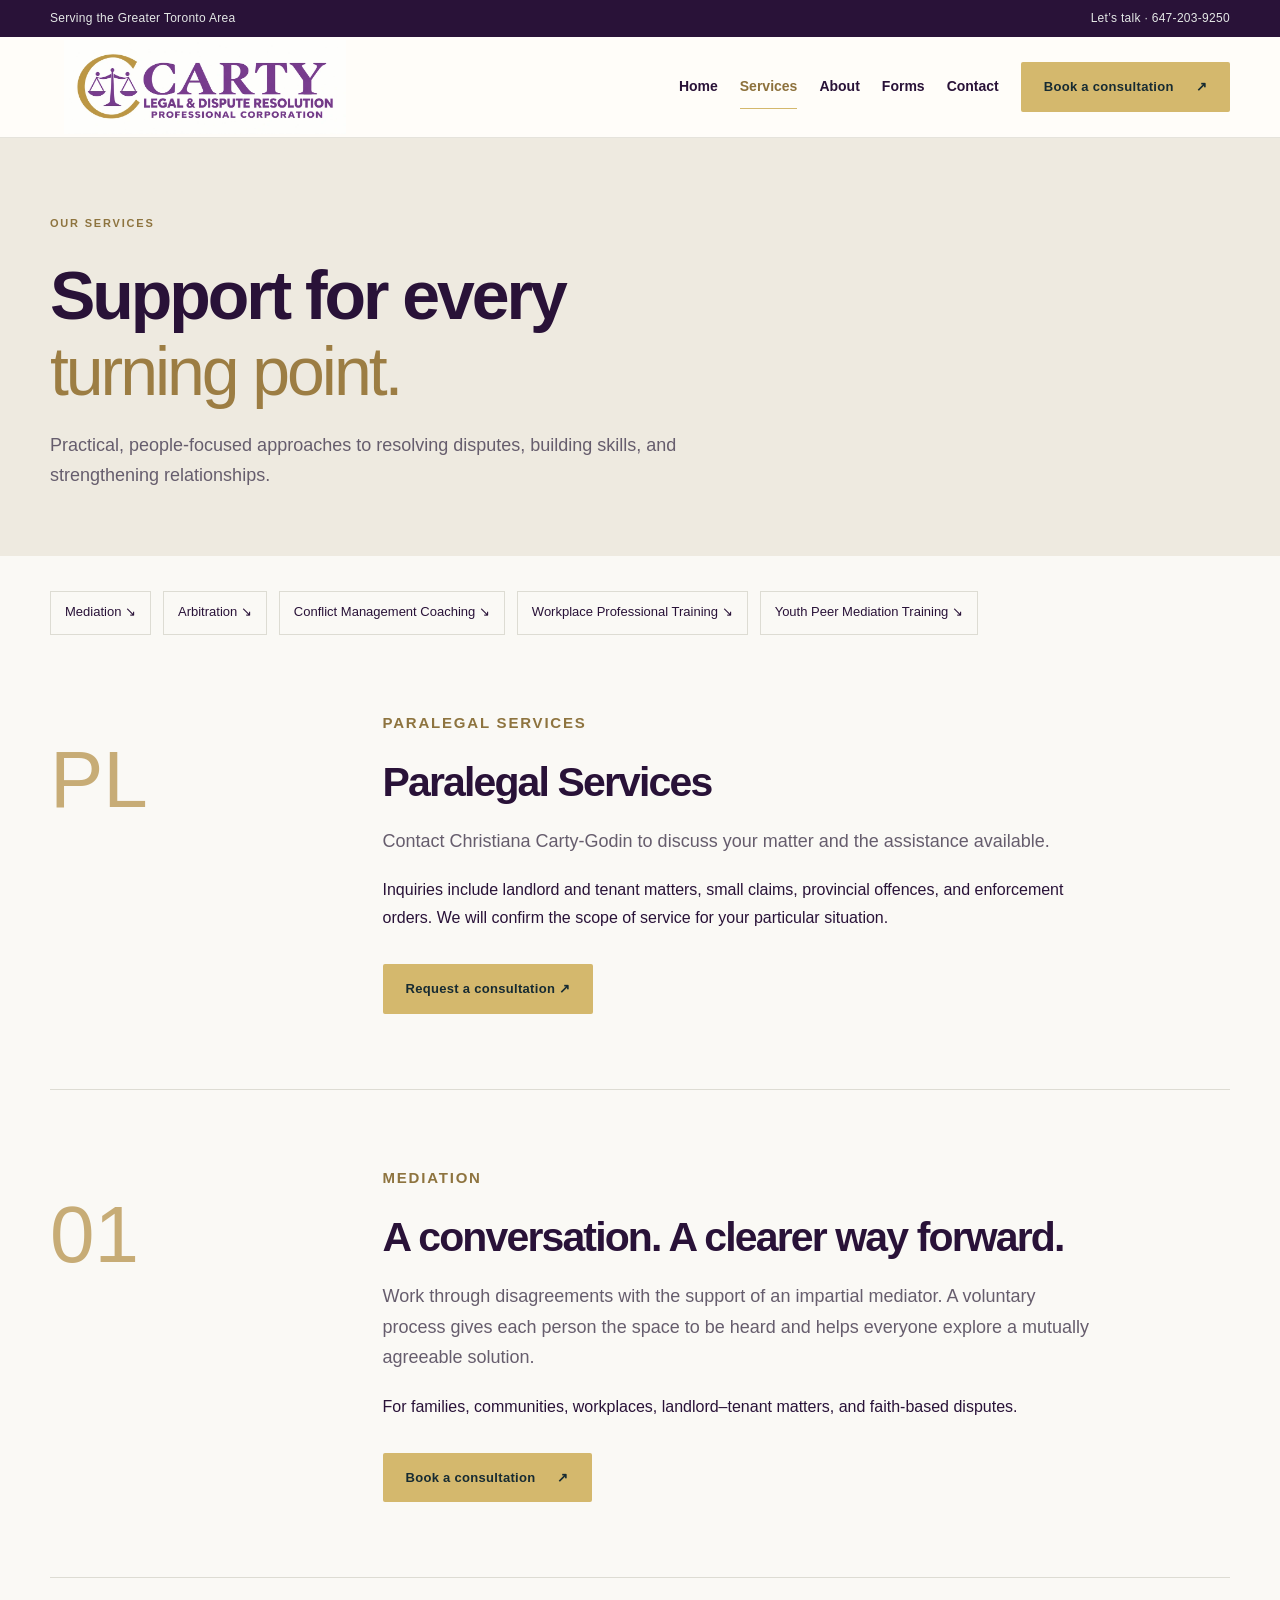
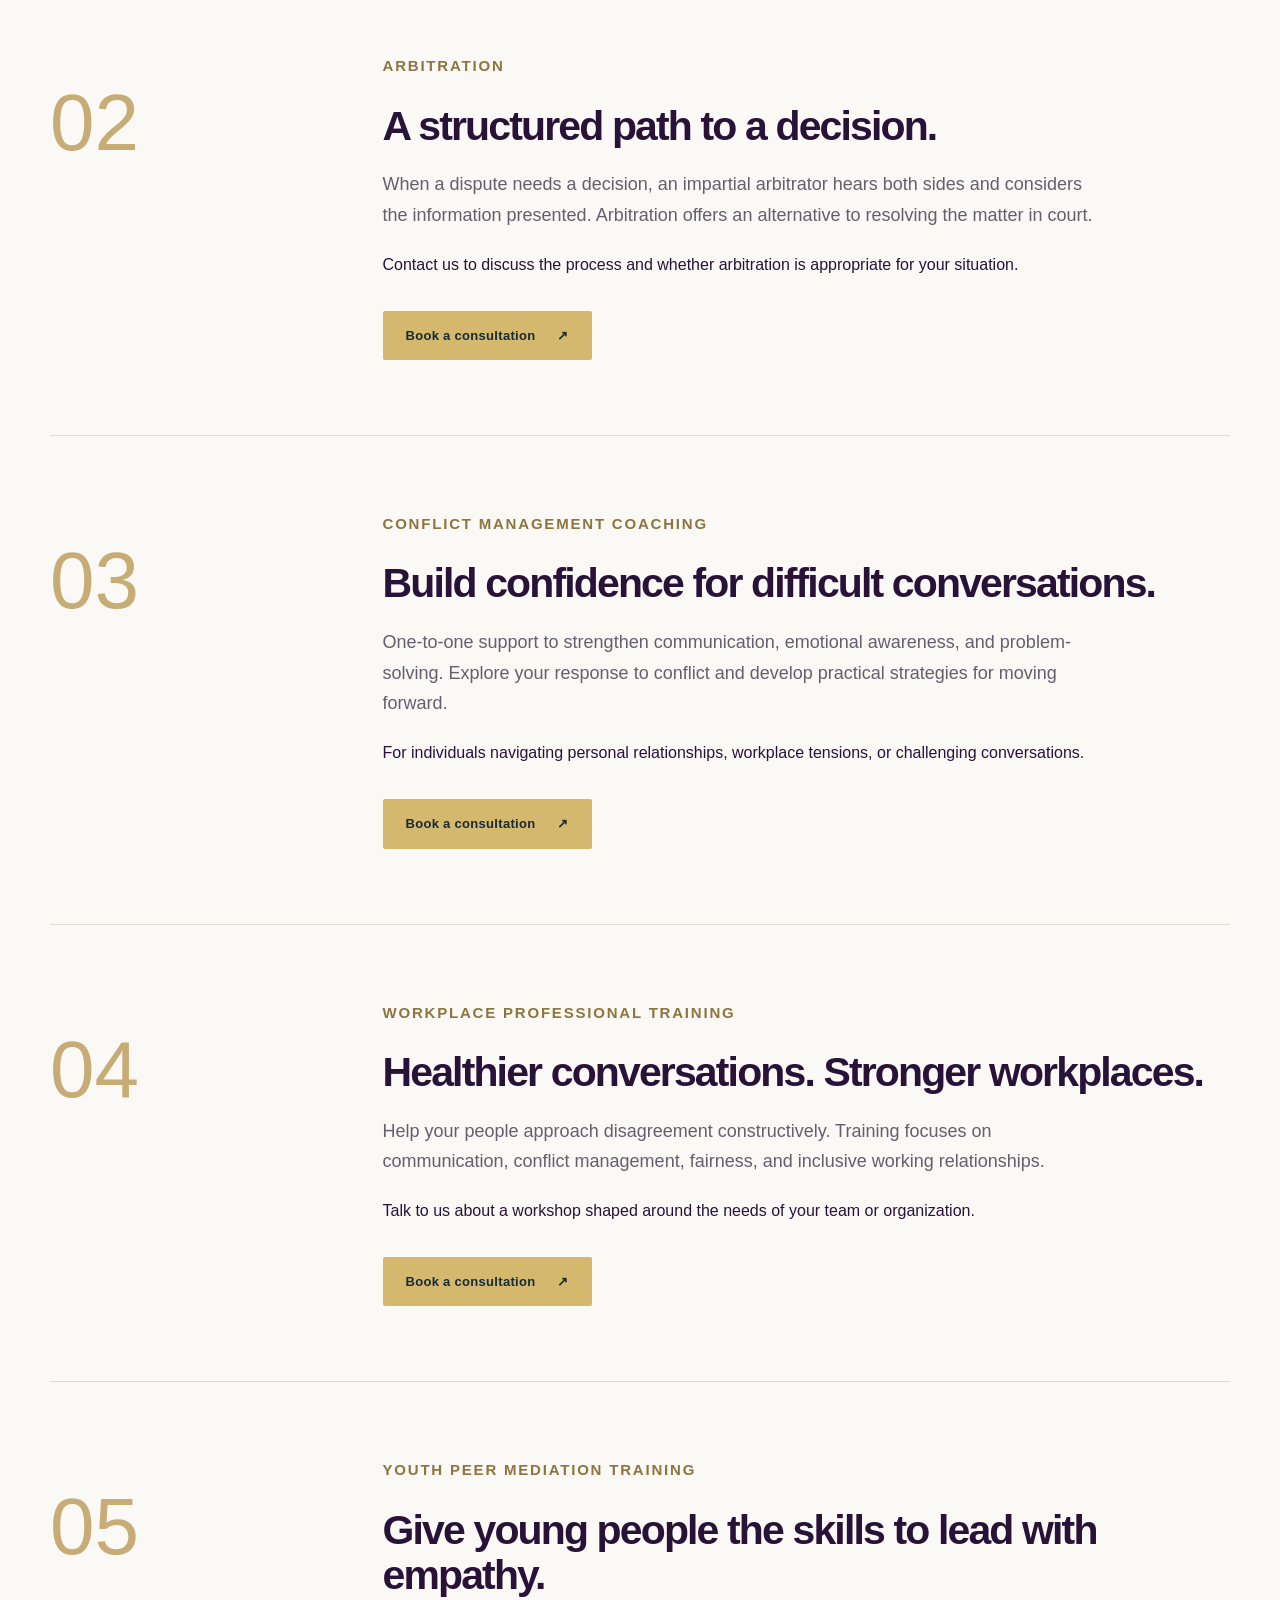
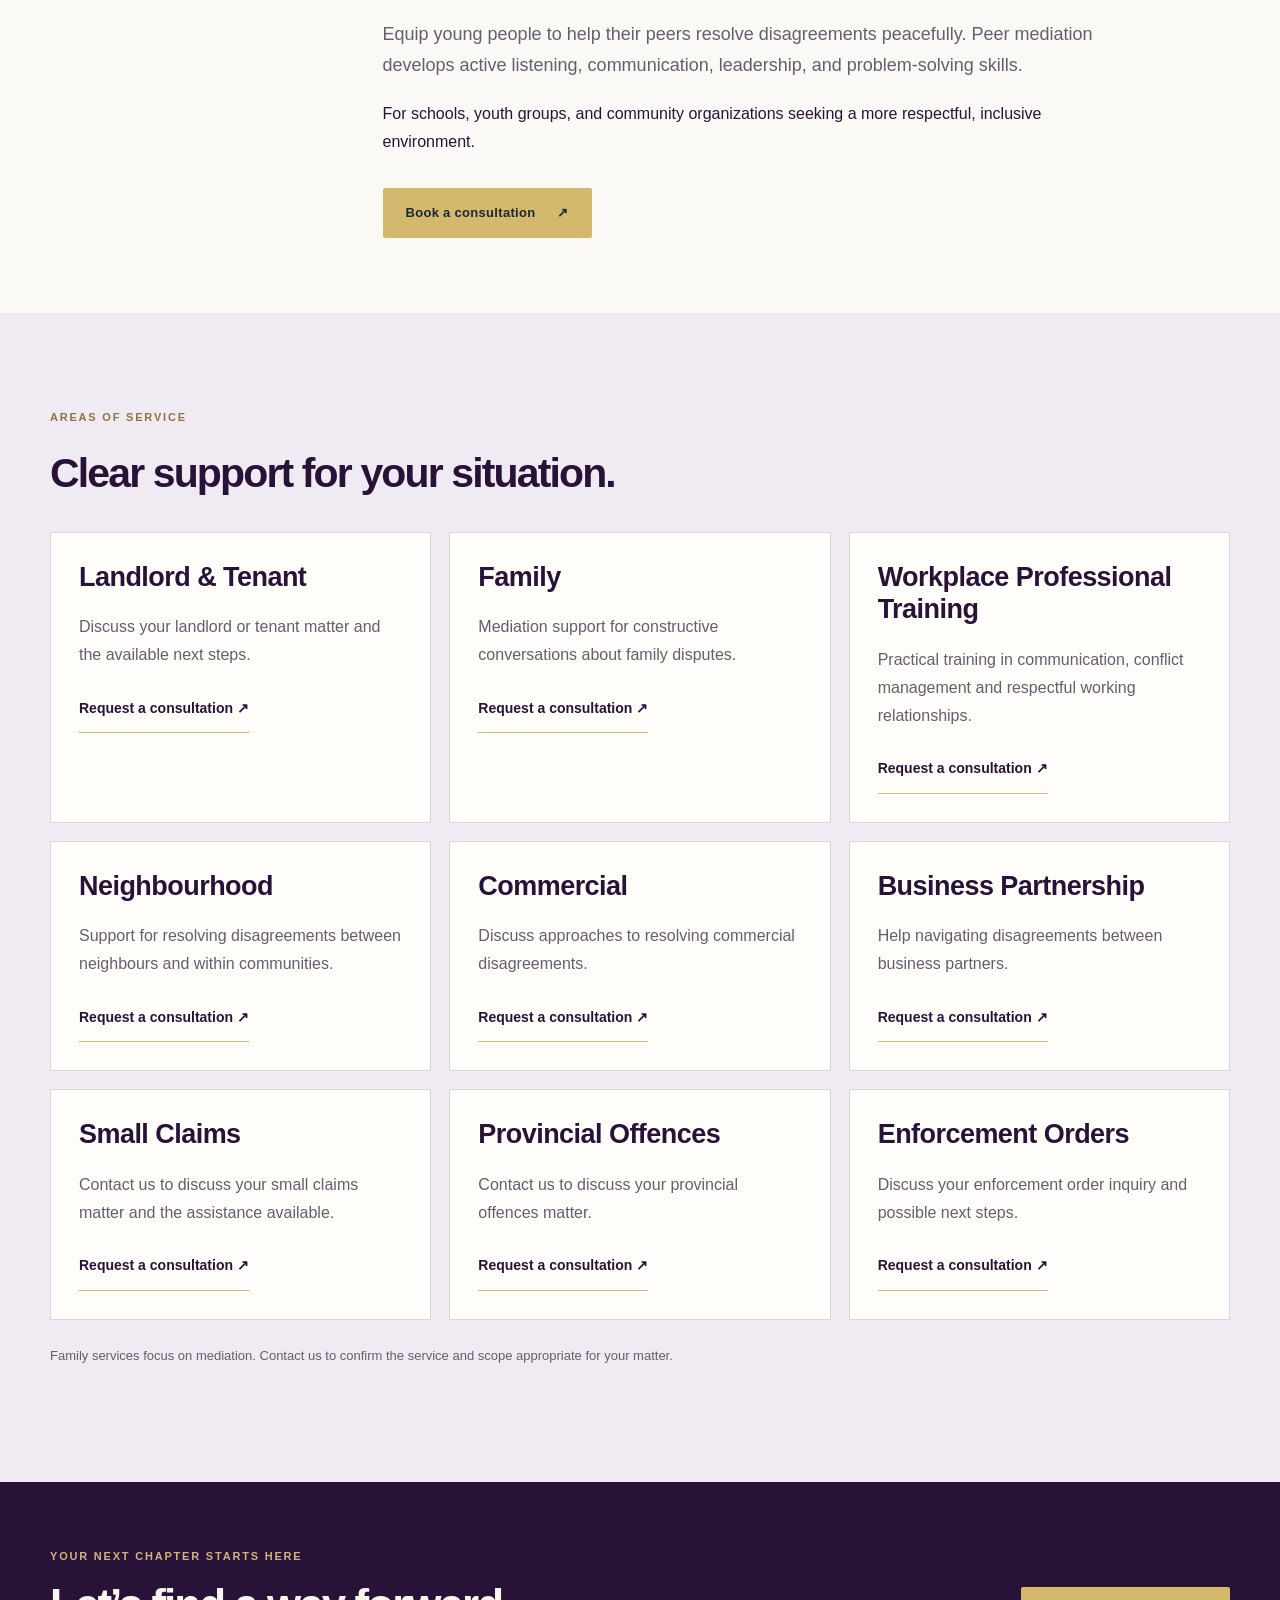
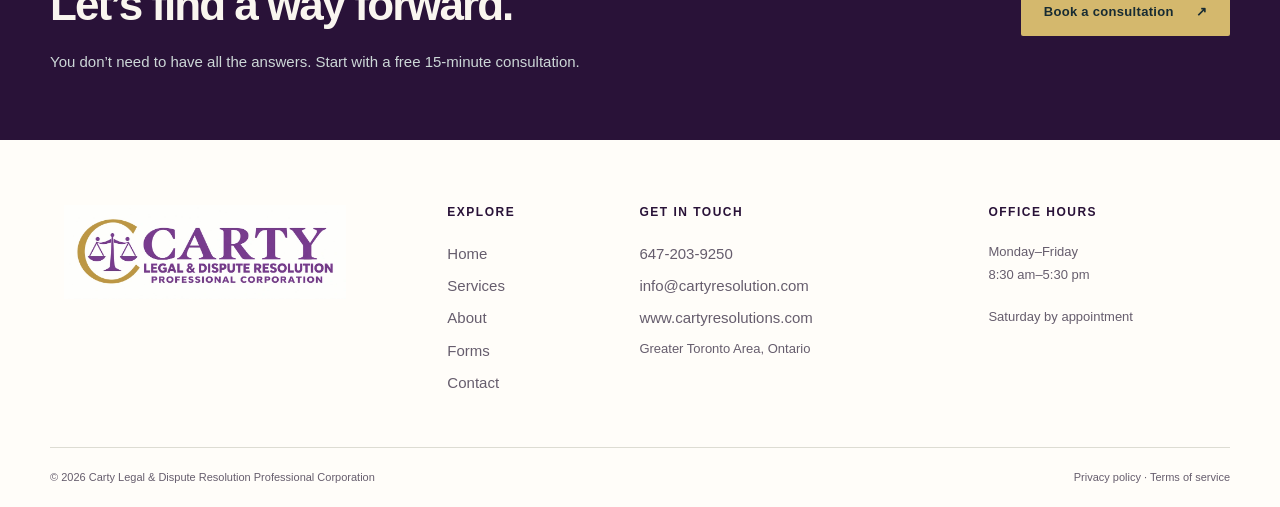
<file: services/index.html>
<!doctype html><html lang="en"><head><meta charset="utf-8"><meta name="viewport" content="width=device-width,initial-scale=1"><title>Mediation, Arbitration & Conflict Coaching | Carty Legal & Dispute Resolution</title><meta name="description" content="Explore mediation, arbitration, conflict management coaching, workplace professional training and youth peer mediation training in the Greater Toronto Area."><meta name="theme-color" content="#142c35"><link rel="icon" href="../assets/favicon.svg" type="image/svg+xml"><link rel="stylesheet" href="../style.css?v=calendar-8"><meta property="og:type" content="website"><meta property="og:locale" content="en_CA"><meta property="og:site_name" content="Carty Legal & Dispute Resolution Professional Corporation"><meta property="og:title" content="Mediation, Arbitration & Conflict Coaching | Carty Legal & Dispute Resolution"><meta property="og:description" content="Explore mediation, arbitration, conflict management coaching, workplace professional training and youth peer mediation training in the Greater Toronto Area."><meta name="twitter:card" content="summary"><script type="application/ld+json">{"@context":"https://schema.org","@type":"ProfessionalService","name":"Carty Legal & Dispute Resolution Professional Corporation","alternateName":"Carty Legal & Dispute Resolution","telephone":"+1-647-203-9250","email":"info@cartyresolution.com","areaServed":{"@type":"Place","name":"Greater Toronto Area, Ontario, Canada"},"hasOfferCatalog":{"@type":"OfferCatalog","name":"Dispute resolution services","itemListElement":[{"@type":"Offer","itemOffered":{"@type":"Service","name":"Paralegal Services"}},{"@type":"Offer","itemOffered":{"@type":"Service","name":"Mediation"}},{"@type":"Offer","itemOffered":{"@type":"Service","name":"Arbitration"}},{"@type":"Offer","itemOffered":{"@type":"Service","name":"Conflict Management Coaching"}},{"@type":"Offer","itemOffered":{"@type":"Service","name":"Workplace Professional Training"}},{"@type":"Offer","itemOffered":{"@type":"Service","name":"Youth Peer Mediation Training"}}]}}</script><link rel="canonical" href="https://takshvaghasiya.github.io/carty-resolution/services/"><meta property="og:url" content="https://takshvaghasiya.github.io/carty-resolution/services/"><meta property="og:image" content="https://takshvaghasiya.github.io/carty-resolution/assets/christiana-legal-banner.webp"></head><body><a class="skip" href="#main">Skip to content</a><div class="topbar"><div class="wrap"><span>Serving the Greater Toronto Area</span><a href="tel:+16472039250">Let’s talk · 647-203-9250</a></div></div><header><div class="wrap nav"><a class="brand" href="../" aria-label="Carty Legal & Dispute Resolution Professional Corporation home"><img class="brand-logo brand-logo-selected" src="../assets/carty-logo-horizontal-light.webp" alt="Carty Legal and Dispute Resolution Professional Corporation — gold C and purple scales" width="2172" height="724"></a><button class="menu" aria-label="Open navigation" aria-expanded="false" aria-controls="main-navigation">☰</button><nav id="main-navigation" aria-label="Main navigation"><a href="../" >Home</a><a href="../services/" aria-current="page">Services</a><a href="../about/" >About</a><a href="../forms/" >Forms</a><a href="../contact/" >Contact</a></nav><button class="button gold" data-book>Book a consultation <span>↗</span></button></div></header><main id="main"><section class="page-intro"><div class="wrap"><p class="eyebrow">OUR SERVICES</p><h1>Support for every<br><em>turning point.</em></h1><p class="lead">Practical, people-focused approaches to resolving disputes, building skills, and strengthening relationships.</p></div></section><div class="wrap service-jump"><a href="#mediation">Mediation ↘</a><a href="#arbitration">Arbitration ↘</a><a href="#coaching">Conflict Management Coaching ↘</a><a href="#workplace">Workplace Professional Training ↘</a><a href="#youth">Youth Peer Mediation Training ↘</a></div><section class="wrap service-details"><article id="paralegal"><div class="service-index">PL</div><div><p class="eyebrow">PARALEGAL SERVICES</p><h2>Paralegal Services</h2><p class="lead">Contact Christiana Carty-Godin to discuss your matter and the assistance available.</p><p>Inquiries include landlord and tenant matters, small claims, provincial offences, and enforcement orders. We will confirm the scope of service for your particular situation.</p><button class="button gold" data-book>Request a consultation ↗</button></div></article><article id="mediation"><div class="service-index">01</div><div><p class="eyebrow">Mediation</p><h2>A conversation. A clearer way forward.</h2><p class="lead">Work through disagreements with the support of an impartial mediator. A voluntary process gives each person the space to be heard and helps everyone explore a mutually agreeable solution.</p><p>For families, communities, workplaces, landlord–tenant matters, and faith-based disputes.</p><button class="button gold" data-book>Book a consultation <span>↗</span></button></div></article><article id="arbitration"><div class="service-index">02</div><div><p class="eyebrow">Arbitration</p><h2>A structured path to a decision.</h2><p class="lead">When a dispute needs a decision, an impartial arbitrator hears both sides and considers the information presented. Arbitration offers an alternative to resolving the matter in court.</p><p>Contact us to discuss the process and whether arbitration is appropriate for your situation.</p><button class="button gold" data-book>Book a consultation <span>↗</span></button></div></article><article id="coaching"><div class="service-index">03</div><div><p class="eyebrow">Conflict Management Coaching</p><h2>Build confidence for difficult conversations.</h2><p class="lead">One-to-one support to strengthen communication, emotional awareness, and problem-solving. Explore your response to conflict and develop practical strategies for moving forward.</p><p>For individuals navigating personal relationships, workplace tensions, or challenging conversations.</p><button class="button gold" data-book>Book a consultation <span>↗</span></button></div></article><article id="workplace"><div class="service-index">04</div><div><p class="eyebrow">Workplace Professional Training</p><h2>Healthier conversations. Stronger workplaces.</h2><p class="lead">Help your people approach disagreement constructively. Training focuses on communication, conflict management, fairness, and inclusive working relationships.</p><p>Talk to us about a workshop shaped around the needs of your team or organization.</p><button class="button gold" data-book>Book a consultation <span>↗</span></button></div></article><article id="youth"><div class="service-index">05</div><div><p class="eyebrow">Youth Peer Mediation Training</p><h2>Give young people the skills to lead with empathy.</h2><p class="lead">Equip young people to help their peers resolve disagreements peacefully. Peer mediation develops active listening, communication, leadership, and problem-solving skills.</p><p>For schools, youth groups, and community organizations seeking a more respectful, inclusive environment.</p><button class="button gold" data-book>Book a consultation <span>↗</span></button></div></article></section><section class="section practice-section"><div class="wrap"><p class="eyebrow">AREAS OF SERVICE</p><h2>Clear support for your situation.</h2><div class="practice-grid"><article class="practice-card" id="landlord-tenant"><h3>Landlord & Tenant</h3><p>Discuss your landlord or tenant matter and the available next steps.</p><button class="text-link" data-book>Request a consultation ↗</button></article><article class="practice-card" id="family"><h3>Family</h3><p>Mediation support for constructive conversations about family disputes.</p><button class="text-link" data-book>Request a consultation ↗</button></article><article class="practice-card" id="workplace-training"><h3>Workplace Professional Training</h3><p>Practical training in communication, conflict management and respectful working relationships.</p><button class="text-link" data-book>Request a consultation ↗</button></article><article class="practice-card" id="neighbourhood"><h3>Neighbourhood</h3><p>Support for resolving disagreements between neighbours and within communities.</p><button class="text-link" data-book>Request a consultation ↗</button></article><article class="practice-card" id="commercial"><h3>Commercial</h3><p>Discuss approaches to resolving commercial disagreements.</p><button class="text-link" data-book>Request a consultation ↗</button></article><article class="practice-card" id="business-partnership"><h3>Business Partnership</h3><p>Help navigating disagreements between business partners.</p><button class="text-link" data-book>Request a consultation ↗</button></article><article class="practice-card" id="small-claims"><h3>Small Claims</h3><p>Contact us to discuss your small claims matter and the assistance available.</p><button class="text-link" data-book>Request a consultation ↗</button></article><article class="practice-card" id="provincial-offences"><h3>Provincial Offences</h3><p>Contact us to discuss your provincial offences matter.</p><button class="text-link" data-book>Request a consultation ↗</button></article><article class="practice-card" id="enforcement-orders"><h3>Enforcement Orders</h3><p>Discuss your enforcement order inquiry and possible next steps.</p><button class="text-link" data-book>Request a consultation ↗</button></article></div><p class="scope-note">Family services focus on mediation. Contact us to confirm the service and scope appropriate for your matter.</p></div></section></main><section class="closing"><div class="wrap"><div><p class="eyebrow">YOUR NEXT CHAPTER STARTS HERE</p><h2>Let’s find a way forward.</h2><p>You don’t need to have all the answers. Start with a free 15-minute consultation.</p></div><button class="button gold" data-book>Book a consultation <span>↗</span></button></div></section><footer><div class="wrap footer-grid"><a class="brand" href="../" aria-label="Carty Legal & Dispute Resolution Professional Corporation home"><img class="brand-logo brand-logo-selected" src="../assets/carty-logo-horizontal-light.webp" alt="Carty Legal and Dispute Resolution Professional Corporation — gold C and purple scales" width="2172" height="724"></a><div><h3>Explore</h3><a href="../">Home</a><a href="../services/">Services</a><a href="../about/">About</a><a href="../forms/">Forms</a><a href="../contact/">Contact</a></div><div><h3>Get in touch</h3><a href="tel:+16472039250">647-203-9250</a><a href="mailto:info@cartyresolution.com">info@cartyresolution.com</a><a href="https://www.cartyresolutions.com/">www.cartyresolutions.com</a><p>Greater Toronto Area, Ontario</p></div><div><h3>Office hours</h3><p>Monday–Friday<br>8:30 am–5:30 pm</p><p>Saturday by appointment</p></div></div><div class="wrap copyright"><span>© 2026 Carty Legal & Dispute Resolution Professional Corporation</span><span><a href="https://www.crisdisputeresolution.com/privacy-policy">Privacy policy</a> · <a href="https://www.crisdisputeresolution.com/terms-of-service">Terms of service</a></span></div></footer><dialog id="booking" class="calendar-dialog" aria-label="Book a free 15-minute consultation"><button class="close" aria-label="Close consultation panel">×</button><iframe title="Book your free 15-minute consultation with Carty Legal" loading="lazy" referrerpolicy="strict-origin-when-cross-origin"></iframe><p class="calendar-fallback">Calendar not loading? <a href="https://calendly.com/vectormotionvt/30min" target="_blank" rel="noopener">Open booking calendar ↗</a> or <a href="tel:+16472039250">call 647-203-9250</a>.</p></dialog><script src="../app.js?v=calendar-8"></script></body></html>
</file>
<file: style.css>
:root{--ink:#142c35;--gold:#c7ac76;--paper:#faf9f5;--muted:#617078;--line:#dddcd3}*{box-sizing:border-box}html{scroll-behavior:smooth;scroll-padding-top:115px}body{margin:0;background:var(--paper);color:var(--ink);font-family:'DM Sans',Arial,sans-serif;font-size:16px;line-height:1.7}a{color:inherit;text-decoration:none}button,input,select,textarea{font:inherit}button,a,input,textarea,select,summary{-webkit-tap-highlight-color:transparent}button{cursor:pointer}a:focus-visible,button:focus-visible,summary:focus-visible{outline:3px solid #b18b46;outline-offset:5px}h1,h2,h3,p{margin:0 0 20px}h1,h2{font-family:'Libre Caslon Display',Georgia,serif;font-weight:400;line-height:1.06;letter-spacing:-1.4px}h1{font-size:clamp(58px,6.6vw,96px)}h2{font-size:clamp(40px,4.2vw,58px)}h3{font-weight:500;font-size:22px;line-height:1.3}em{font-weight:400;color:#9c7d43}.wrap{width:min(1200px,calc(100% - 100px));margin:auto}.topbar{background:var(--ink);color:#e4e8e6;font-size:11px;letter-spacing:1.3px}.topbar .wrap{display:flex;justify-content:space-between;padding:8px 0}header{background:#fffdf9;position:sticky;top:0;z-index:20;border-bottom:1px solid #e5e3dc}.nav{display:flex;align-items:center;gap:38px;min-height:100px}.brand{display:flex;gap:13px;align-items:center;font-size:16px;font-family:Georgia,serif;letter-spacing:1.4px;line-height:1.4;white-space:nowrap}.brand small{display:block;font-family:'DM Sans',sans-serif;font-size:8px;letter-spacing:2.8px}.monogram{display:grid;place-items:center;border:1px solid var(--gold);border-radius:50%;width:53px;height:53px;font-size:35px;color:#a4864e;position:relative}.monogram span{position:absolute;font-size:24px;left:24px;top:20px;background:#fffdf9;line-height:1}.nav nav{margin-left:auto;display:flex;gap:27px;font-size:13px}.nav nav a{padding:9px 0;border-bottom:1px solid transparent}.nav nav a:hover,.nav nav a[aria-current]{border-color:var(--gold);color:#8d713c}.button{border:0;display:inline-flex;align-items:center;justify-content:center;gap:22px;padding:15px 23px;font-size:12px;font-weight:600;letter-spacing:.3px;line-height:1.5;border-radius:2px;transition:background .2s,transform .2s}.button:hover{transform:translateY(-2px);background:#d6be8f}.gold{background:var(--gold);color:#172b32}.outline{border:1px solid var(--line);background:transparent}.menu{display:none}.hero{position:relative;min-height:655px;background:var(--ink);color:#fff;overflow:hidden}.hero-photo{position:absolute;inset:0 0 0 30%;background:url('assets/mediation.png') 57% center/cover no-repeat}.hero:after{content:'';position:absolute;inset:0;background:linear-gradient(90deg,#142c35 0%,rgba(20,44,53,.97) 28%,rgba(20,44,53,.73) 48%,rgba(20,44,53,.12) 100%)}.hero-inner{position:relative;z-index:1;padding-top:84px;padding-bottom:75px}.eyebrow{font-size:10px;font-weight:650;letter-spacing:2.5px;color:#8e743f;text-transform:uppercase;margin-bottom:24px}.hero .eyebrow{color:#dcc18c;display:flex;align-items:center;gap:15px}.hero .eyebrow:before{content:'';width:32px;height:1px;background:var(--gold)}.hero h1{margin-bottom:25px}.hero h1 em{color:#d9c18f}.hero p:not(.eyebrow){max-width:490px;font-size:16px;line-height:1.85;color:#e0e5e4}.actions{display:flex;gap:28px;align-items:center;margin-top:34px}.hero-link{font-size:12px;display:flex;gap:19px;align-items:center}.hero-note{margin-top:33px;font-size:11px;color:#d0d9d7;letter-spacing:.4px}.dot{display:inline-block;width:5px;height:5px;border-radius:50%;background:var(--gold);margin-right:9px}.hero-caption{position:absolute;z-index:2;right:50px;bottom:28px;font-size:10px;letter-spacing:1px;color:#fff}.values-strip{border-bottom:1px solid var(--line);background:#f0eee7}.values-strip .wrap{display:flex;justify-content:space-between;padding:21px 0;font-size:11px;letter-spacing:1.3px}.values-strip span:before{content:'✧';margin-right:15px;color:#9a7c44;font-size:17px}.section{padding:95px 0}.section-heading{display:flex;justify-content:space-between;align-items:end;gap:70px;margin-bottom:42px}.section-heading h2{margin-bottom:0}.section-heading>p{max-width:350px;font-size:14px;color:var(--muted);margin-bottom:5px}.service-grid{display:grid;grid-template-columns:repeat(6,1fr);gap:18px}.service-card{grid-column:span 2;border:1px solid var(--line);padding:28px 28px 25px;background:#fffdf9;display:flex;flex-direction:column;transition:background .2s,border .2s}.service-card:nth-child(4),.service-card:nth-child(5){grid-column:span 3}.service-card:hover{background:#f2eee4;border-color:#b89f71}.card-top{display:flex;justify-content:space-between;align-items:center;margin-bottom:35px}.number{font-size:10px;letter-spacing:1.7px;color:#967a44}.arrow{font-size:21px;color:#967a44}.service-card h3{max-width:300px}.service-card p{font-size:13px;color:var(--muted);line-height:1.8}.text-link{font-size:12px;font-weight:600;border-bottom:1px solid #b8a379;padding-bottom:6px;align-self:start;display:inline-flex;gap:30px}.service-card .text-link{margin-top:auto}.about-band{background:#eeeae0;padding:80px 0}.about-grid{display:grid;grid-template-columns:1fr 1fr;gap:90px;align-items:center}.about-grid p:not(.eyebrow){color:var(--muted);font-size:14px}.about-grid .lead{font-size:22px!important;color:var(--ink)!important;line-height:1.5}.editorial-art{min-height:480px;position:relative;background:#183740;color:#f5f0e5;overflow:hidden;padding:38px;display:flex;flex-direction:column;justify-content:space-between}.art-label,.art-bottom{font-size:9px;letter-spacing:3px;z-index:1}.art-word{font-family:'Libre Caslon Display',Georgia,serif;font-size:76px;line-height:1.05;z-index:1}.art-word em{color:#d1b67e}.circle{position:absolute;border:1px solid #c7ac7650;width:360px;height:360px;border-radius:50%;right:-120px;top:12px}.c2{right:-70px;top:120px}.steps{display:grid;grid-template-columns:repeat(3,1fr);gap:45px;margin-top:45px}.steps article{border-top:1px solid var(--line);padding-top:20px}.steps span{font-size:11px;color:#977a40;display:block;margin-bottom:25px}.steps p{font-size:14px;color:var(--muted)}.faq{background:#f0eee7}.faq-grid{display:grid;grid-template-columns:1fr 1.3fr;gap:80px}details{border-bottom:1px solid #d5d4cb;padding:22px 0}details:first-child{padding-top:0}summary{list-style:none;cursor:pointer;font-size:15px;display:flex;justify-content:space-between;gap:20px}summary:after{content:'+';color:#8f7441;font-size:21px}details[open] summary:after{content:'−'}details p{font-size:14px;color:var(--muted);padding-top:18px;margin-bottom:0}.closing{padding:65px 0;background:var(--ink);color:#f9f6ef}.closing .wrap{display:flex;justify-content:space-between;align-items:center;gap:40px}.closing .eyebrow{color:#d0b37c;margin-bottom:13px}.closing h2{font-size:52px}.closing p:not(.eyebrow){font-size:13px;color:#ccd7d7;margin-bottom:0}footer{background:#fffdf9;padding-top:65px}.footer-grid{display:grid;grid-template-columns:1.4fr .65fr 1.2fr 1fr;gap:35px}.footer-grid .brand{align-self:start;font-size:13px}.footer-grid .brand small{font-size:6px}.footer-grid .monogram{flex-shrink:0}footer h3{font-family:inherit;font-size:11px;text-transform:uppercase;letter-spacing:1.5px;margin-bottom:20px}footer p,footer div>a:not(.brand){font-size:11px;color:var(--muted)}.footer-grid div>a{display:block;margin-bottom:6px}.copyright{margin-top:45px;border-top:1px solid var(--line);padding:20px 0;display:flex;justify-content:space-between;font-size:9px;color:var(--muted)}.page-intro{padding:76px 0 65px;background:#eeeae0}.page-intro h1{font-size:76px}.lead{font-size:18px;line-height:1.7;max-width:640px;color:var(--muted)}.page-intro .lead{margin-bottom:0}.service-jump{display:flex;flex-wrap:wrap;gap:12px;padding-top:35px}.service-jump a{border:1px solid var(--line);font-size:11px;padding:9px 14px}.service-details article{display:grid;grid-template-columns:1fr 3fr;gap:50px;padding:75px 0;border-bottom:1px solid var(--line);scroll-margin-top:100px}.service-details article:last-child{border:0}.service-index{font-family:Georgia;font-size:80px;color:#c7ac76}.service-details p{max-width:720px}.service-details .button{margin-top:12px}.pale{background:#f0eee7}.muted{color:var(--muted);font-size:15px}.notice{display:flex;gap:25px;align-items:start;padding:25px 30px;background:#eeeae0;margin-bottom:35px}.notice>span{font-size:25px}.notice p{margin:0;font-size:13px}.forms-grid{display:grid;grid-template-columns:repeat(3,1fr);gap:20px}.form-card{padding:30px;border:1px solid var(--line);display:flex;flex-direction:column;align-items:start;background:#fffdf9}.form-card h2{font-size:30px;line-height:1.15;margin-top:25px;letter-spacing:-.5px}.form-card p{font-size:13px;color:var(--muted)}.form-card a{margin-top:auto}.form-help{padding-top:55px;max-width:650px}.form-help h2{font-size:35px}.form-help p{font-size:14px}.form-help a{text-decoration:underline}.contact-grid{display:grid;grid-template-columns:1fr 1fr;gap:100px}.contact-grid>div>p{color:var(--muted);max-width:400px}.contact-item{padding:23px 0;border-bottom:1px solid var(--line)}.contact-item>span{display:block;font-size:9px;letter-spacing:2px;color:#8f7441;margin-bottom:8px}.contact-item a{font-size:17px;overflow-wrap:anywhere}.contact-item p{font-size:14px;margin:0}.contact-grid .text-link{margin-top:25px}form{padding:35px;background:#eeeae0}form h2{font-size:34px}label{display:block;font-size:12px;margin:18px 0}input,textarea,select{width:100%;display:block;padding:12px;border:1px solid #cfcfc6;background:#fffdf9;color:var(--ink);margin-top:6px;border-radius:0}textarea{resize:vertical}.fine{font-size:11px;color:var(--muted);line-height:1.7}dialog{border:0;background:var(--paper);color:var(--ink);width:min(510px,calc(100% - 30px));padding:48px;box-shadow:0 20px 100px #0004}dialog::backdrop{background:#091b23bd;backdrop-filter:blur(5px)}dialog h2{font-size:50px}dialog>p:not(.eyebrow){font-size:14px}dialog .button{display:flex;margin:14px 0}dialog .fine{margin-top:25px}.close{position:absolute;right:15px;top:10px;background:none;border:0;font-size:28px;color:var(--ink)}.skip{position:fixed;left:20px;top:-100px;background:white;padding:12px;z-index:100}.skip:focus{top:10px}@media(min-width:1500px){.hero{min-height:740px}.hero-inner{padding-top:115px}}@media(max-width:1100px){.wrap{width:calc(100% - 60px)}.nav{gap:20px}.nav nav{gap:18px}.nav>.button{padding:13px}.brand{font-size:13px}.brand small{font-size:7px}.about-grid{gap:50px}.footer-grid{grid-template-columns:1fr 1fr}.contact-grid{gap:50px}}@media(max-width:800px){.wrap{width:calc(100% - 40px)}.topbar{font-size:9px;letter-spacing:.3px}.nav{min-height:82px;gap:15px;flex-wrap:wrap;position:relative}.brand{font-size:12px}.brand small{letter-spacing:1.8px;font-size:6px}.monogram{width:43px;height:43px;font-size:30px}.monogram span{left:20px;top:17px;font-size:21px}.nav>.button{margin-left:auto;font-size:10px;padding:12px}.nav>.button span{display:none}.menu{display:block;order:3;background:none;border:0;font-size:23px;color:var(--ink)}.nav nav{display:none;flex-basis:100%;order:4;flex-direction:column;gap:0;padding-bottom:20px}.nav nav.open{display:flex}.nav nav a{padding:12px}.hero{min-height:640px}.hero-photo{inset:0;background-position:62% center}.hero:after{background:linear-gradient(90deg,#142c35ed,#142c35ac)}.hero-inner{padding-top:70px;padding-bottom:70px}.hero h1{font-size:76px}.hero p:not(.eyebrow){font-size:15px;max-width:440px}.hero-caption{display:none}.values-strip .wrap{display:grid;grid-template-columns:1fr 1fr;gap:13px;font-size:10px;padding:22px 0}.section{padding:65px 0}.section-heading{display:block}.section-heading>p{margin-top:25px;max-width:500px}.service-grid{grid-template-columns:1fr 1fr;gap:12px}.service-card,.service-card:nth-child(4),.service-card:nth-child(5){grid-column:span 1;padding:22px}.service-card:last-child{grid-column:span 2}.service-card h3{font-size:20px}.service-card p{font-size:12px}.about-grid{grid-template-columns:1fr;gap:35px}.editorial-art{min-height:370px}.steps{gap:25px}.faq-grid{grid-template-columns:1fr;gap:35px}.closing .wrap{display:block}.closing .button{margin-top:25px}.closing h2{font-size:45px}.forms-grid{grid-template-columns:1fr 1fr}.contact-grid{grid-template-columns:1fr;gap:45px}.service-details article{grid-template-columns:65px 1fr;gap:20px;padding:50px 0}.service-index{font-size:50px}.page-intro h1{font-size:62px}.page-intro{padding:55px 0}.copyright{display:block}.copyright>span{display:block;margin:5px 0}}@media(max-width:480px){.topbar .wrap>span{max-width:140px}.topbar .wrap{align-items:center}.nav>.button{padding:10px;font-size:9px;max-width:105px}.nav{gap:10px}.brand{font-size:10px;gap:8px}.brand small{font-size:5px}.hero h1{font-size:65px}.hero-inner{padding-top:60px}.hero{min-height:620px}.actions{gap:20px;flex-wrap:wrap}.actions .button{padding:15px 18px}.hero-link{font-size:11px}.service-grid,.forms-grid{grid-template-columns:1fr}.service-card,.service-card:nth-child(4),.service-card:nth-child(5),.service-card:last-child{grid-column:span 1}.card-top{margin-bottom:20px}.service-card h3{max-width:none}.steps{grid-template-columns:1fr;gap:20px}.steps span{margin-bottom:15px}.footer-grid{grid-template-columns:1fr 1fr;gap:35px 20px}.footer-grid>.brand{grid-column:span 2}.footer-grid div:nth-child(3){grid-column:span 2;order:4}.footer-grid .brand{font-size:15px}.service-details article{grid-template-columns:1fr;gap:0}.service-index{font-size:35px;margin-bottom:20px}.service-details h2{font-size:38px}.page-intro h1{font-size:55px}.notice{padding:20px;gap:15px}.contact-grid form{padding:24px}.contact-item a{font-size:15px}dialog{padding:40px 25px}.art-word{font-size:68px}}@media(prefers-reduced-motion:reduce){html{scroll-behavior:auto}*{transition:none!important}}
/* Personal photography: one home portrait and one About meeting scene. */
.hero-photo{inset:0;background-image:url('assets/christiana-legal-banner.webp');background-position:center center}.hero:after{background:linear-gradient(90deg,rgba(20,44,53,.96) 0%,rgba(20,44,53,.88) 28%,rgba(20,44,53,.36) 49%,rgba(20,44,53,0) 65%)}.meeting-photo{margin:0}.meeting-photo img{display:block;width:100%;height:auto;aspect-ratio:1.1;object-fit:cover;object-position:50% center}.meeting-photo figcaption{font-size:10px;line-height:1.5;color:var(--muted);margin-top:10px}@media(max-width:800px){.hero-photo{background-position:68% center}.hero:after{background:linear-gradient(90deg,rgba(20,44,53,.96),rgba(20,44,53,.78) 45%,rgba(20,44,53,.1))}}@media(max-width:600px){.hero{display:flex;flex-direction:column;min-height:0}.hero-photo{position:relative;inset:auto;order:0;width:100%;height:380px;background-position:75% 28%;background-size:cover}.hero:after{display:none}.hero-inner{order:1;padding-top:36px;padding-bottom:40px}.hero h1{font-size:60px}.hero-caption{display:none}.hero-inner .eyebrow{margin-bottom:18px}.actions{margin-top:25px}.hero-note{margin-top:24px}.meeting-photo img{aspect-ratio:1.25;object-position:center}}

@media(min-width:801px){.hero-photo{background-position:center top}}

/* Typography and responsive refinement */
:root{--font:Arial,'Helvetica Neue',Helvetica,sans-serif}body{font-family:var(--font);font-size:16px;line-height:1.75}h1,h2,h3,.brand,.art-word,.service-index{font-family:var(--font)}h1,h2{font-weight:600;letter-spacing:-.045em;line-height:1.12}h1{font-size:clamp(42px,5.3vw,72px)}h2{font-size:clamp(30px,3.2vw,44px)}h3{font-weight:600;letter-spacing:-.02em}h1 em,h2 em,.art-word em{font-style:normal}.hero h1{font-size:clamp(46px,5.6vw,76px);max-width:620px}.page-intro h1{font-size:clamp(42px,5.5vw,68px)}.brand{font-weight:650;font-size:13px;letter-spacing:.8px}.brand small{font-weight:400;letter-spacing:2px}.monogram,.monogram span{font-family:Georgia,serif}.eyebrow{font-size:11px;letter-spacing:1.8px}.button{font-size:13px;min-height:48px}.text-link{font-size:14px;min-height:44px;align-items:center}.service-card p,.steps p,.about-grid p:not(.eyebrow),.section-heading>p,details p,.form-card p{font-size:15px}.service-card h3{font-size:23px}.nav nav{font-size:14px}.footer-grid p,.footer-grid div>a:not(.brand){font-size:13px}footer h3{font-size:12px}.copyright{font-size:11px}.fine{font-size:13px}.art-word{font-size:62px;font-weight:500;letter-spacing:-3px}.closing h2{font-size:44px}.closing p:not(.eyebrow){font-size:15px}.page-intro .lead{max-width:700px}.contact-grid>*,.about-grid>*,.faq-grid>*,.service-grid>*,.footer-grid>*{min-width:0}.footer-grid a,.contact-item a{overflow-wrap:anywhere}input,textarea,select{font-size:16px;min-height:48px}.hero-link{font-size:14px;min-height:44px}.hero-note{font-size:12px}.topbar{font-size:12px;letter-spacing:.3px}.values-strip .wrap{font-size:12px;letter-spacing:.4px}.service-jump a{font-size:13px;min-height:44px;display:flex;align-items:center}.notice p{font-size:15px}.form-help p{font-size:15px}.meeting-photo img{aspect-ratio:1.2}.meeting-photo figcaption{font-size:11px}.skip{font-size:14px}summary{font-size:16px;min-height:44px;align-items:center}dialog h2{font-size:40px}dialog>p:not(.eyebrow){font-size:15px}.close{min-width:44px;min-height:44px}@media(max-width:1100px) and (min-width:801px){.nav{gap:16px}.nav nav{gap:16px;font-size:13px}.nav>.button{font-size:12px;padding:12px}.brand{font-size:11px}.brand small{font-size:6px}.hero h1{font-size:62px}}@media(max-width:800px){.nav{min-height:80px}.nav>.button{font-size:12px;max-width:none;padding:12px 15px}.menu{min-width:44px;min-height:44px;line-height:1}.brand{font-size:12px}.brand small{font-size:6px}.hero h1{font-size:58px}.hero p:not(.eyebrow){font-size:16px}.section{padding:60px 0}.service-card p{font-size:15px}.steps{grid-template-columns:1fr;gap:20px}.steps article{padding-top:20px}.steps span{margin-bottom:12px}.footer-grid{gap:32px}.page-intro{padding:48px 0}.page-intro h1{font-size:50px}.contact-grid{gap:36px}.closing h2{font-size:38px}.hero-photo{background-position:75% top}.service-details .lead{font-size:17px}.service-details article{scroll-margin-top:95px}}@media(max-width:600px){.wrap{width:calc(100% - 36px)}.topbar .wrap{gap:12px;font-size:10px}.topbar .wrap>span{max-width:150px}.nav>.button{display:none}.menu{margin-left:auto;order:2}.nav nav{order:3;padding:0 0 15px;margin:0}.nav nav a{font-size:16px;min-height:48px}.brand{font-size:13px}.brand small{font-size:6px}.hero-photo{height:clamp(280px,80vw,430px);background-position:76% top}.hero-inner{padding-top:32px;padding-bottom:38px}.hero h1{font-size:clamp(42px,10.5vw,60px);line-height:1.12}.hero p:not(.eyebrow){font-size:16px;line-height:1.7}.hero .actions{display:grid;grid-template-columns:1fr;gap:12px;align-items:stretch}.hero .actions .button{width:100%}.hero-link{justify-content:center}.hero-note{font-size:11px;line-height:1.6}.values-strip .wrap{gap:12px;font-size:11px}.values-strip span:before{margin-right:8px}.service-grid,.forms-grid{grid-template-columns:1fr}.service-card,.service-card:nth-child(4),.service-card:nth-child(5),.service-card:last-child{grid-column:span 1;padding:24px}.card-top{margin-bottom:20px}.service-card h3{font-size:23px}.section-heading{margin-bottom:28px}.section-heading h2,.about-grid h2,.process h2,.faq h2{font-size:34px}.section-heading>p{margin-top:20px}.editorial-art{min-height:310px;padding:26px}.art-word{font-size:52px}.about-band{padding:55px 0}.about-grid{gap:30px}.closing .button{width:100%}.closing h2{font-size:35px}.footer-grid{grid-template-columns:1fr 1fr;gap:30px 20px}.footer-grid>.brand{grid-column:span 2}.footer-grid div:nth-child(3){grid-column:span 2}.footer-grid .brand{font-size:13px}.copyright{margin-top:30px}.page-intro h1{font-size:clamp(38px,9.5vw,52px)}.page-intro .lead{font-size:16px}.service-details article{grid-template-columns:1fr;gap:0;padding:42px 0}.service-index{font-size:30px;margin-bottom:15px}.service-details h2{font-size:32px}.service-details .button{width:100%}.service-jump{gap:8px;padding-top:24px}.service-jump a{font-size:12px}.contact-grid form{padding:24px}.contact-grid h2{font-size:32px}.contact-item a{font-size:16px}.form-card h2{font-size:27px}.form-help h2{font-size:30px}.notice{padding:20px;gap:12px}.notice>span{flex-shrink:0}.notice p{font-size:14px}dialog{padding:40px 25px;max-height:90dvh;overflow:auto}dialog h2{font-size:36px}.meeting-photo img{aspect-ratio:1.3}}

/* Updated legal practice branding and larger service typography */
:root{--ink:#291238;--gold:#d4b86d;--muted:#665d6d}header{background:#fffdf9}.brand{gap:14px;white-space:normal;max-width:365px}.brand-logo{width:80px;height:80px;object-fit:contain;border-radius:3px;flex-shrink:0}.brand-name{font-size:26px;font-weight:750;letter-spacing:1px;line-height:1.1}.brand-name small{font-size:12px;letter-spacing:.4px;line-height:1.45;margin-top:5px}.brand-name .corporation{font-size:9px;letter-spacing:1.1px;margin-top:3px}.nav{min-height:114px;gap:22px}.nav nav{gap:22px;margin-left:auto;font-weight:600}.topbar{background:#291238}.hero{background:#291238}.hero:after{background:linear-gradient(90deg,rgba(31,12,44,.97),rgba(31,12,44,.89) 30%,rgba(31,12,44,.25) 55%,transparent 70%)}.hero h1{font-size:clamp(46px,5.2vw,70px)}.service-grid{grid-template-columns:repeat(3,minmax(0,1fr))}.service-card,.service-card:nth-child(4),.service-card:nth-child(5),.service-card:last-child{grid-column:auto}.service-card h3{font-size:29px;font-weight:750;line-height:1.2}.service-card .card-top{margin-bottom:22px}.service-details h2{font-weight:750}.service-details .eyebrow{font-size:15px;font-weight:750}.practice-section{background:#f0eaf2}.practice-grid{display:grid;grid-template-columns:repeat(3,minmax(0,1fr));gap:18px;margin-top:35px}.practice-card{background:#fffdf9;border:1px solid #dcd2e0;padding:28px;scroll-margin-top:135px}.practice-card h3{font-size:27px;line-height:1.2;font-weight:750}.practice-card p{font-size:16px;color:var(--muted)}.practice-card>span{font-size:14px;font-weight:600}.practice-card button{background:none;border:0;border-bottom:1px solid var(--gold);padding:0 0 6px;cursor:pointer;color:var(--ink);text-align:left}.scope-note{font-size:13px;margin-top:25px;max-width:760px;color:var(--muted)}.contact-item a{font-size:21px;font-weight:650}.footer-grid{grid-template-columns:1.5fr .65fr 1.3fr 1fr}.footer-grid .brand{font-size:16px}.footer-grid .brand-logo{width:68px;height:68px}.footer-grid .brand-name{font-size:23px}.footer-grid .brand small{font-size:10px}.footer-grid .brand .corporation{font-size:8px}.footer-grid div>a:not(.brand){font-size:15px}.closing{background:#291238}.editorial-art{background:#291238}.appointment-fields{display:grid;grid-template-columns:1fr 1fr;gap:15px}#booking{width:min(620px,calc(100% - 28px));max-height:90dvh;overflow:auto;padding:35px}#booking h2{font-size:34px}#booking form{padding:20px;margin-bottom:18px}#booking label{margin:12px 0}#booking .button{width:100%}.brand-name small{display:block}@media(max-width:1100px){.brand-logo{width:68px;height:68px}.brand-name{font-size:23px}.brand-name small{font-size:10px}.nav{gap:15px}.nav nav{gap:15px}.nav>.button{font-size:11px}.practice-card h3{font-size:25px}}@media(max-width:800px){.service-grid{grid-template-columns:repeat(2,minmax(0,1fr))}.practice-grid{grid-template-columns:repeat(2,minmax(0,1fr))}.nav{min-height:98px}.brand{max-width:310px}.brand-name{font-size:24px}.brand-name small{font-size:10px}.nav>.button{display:none}.menu{margin-left:auto}.service-card h3{font-size:27px}.footer-grid{grid-template-columns:1fr 1fr}}@media(max-width:600px){.brand{max-width:calc(100% - 52px);gap:10px}.brand-logo{width:66px;height:66px}.brand-name{font-size:24px}.brand-name small{font-size:9px;letter-spacing:.1px}.brand-name .corporation{font-size:7px;letter-spacing:.6px}.nav{min-height:94px;gap:0}.hero:after{display:none}.service-grid,.practice-grid{grid-template-columns:1fr}.service-card h3,.practice-card h3{font-size:28px}.service-card{padding:26px}.practice-card{padding:25px}.practice-card p{font-size:16px}.contact-item a{font-size:18px}.footer-grid>.brand{max-width:100%}.appointment-fields{grid-template-columns:1fr;gap:0}#booking{padding:38px 20px 25px}#booking h2{font-size:30px}#booking form{padding:16px}.practice-card{scroll-margin-top:105px}}

/* Selected C-and-scales identity */
.brand .brand-logo-selected{width:255px;height:100px;object-fit:contain;border-radius:0}.footer-grid .brand .brand-logo-selected{width:250px;height:165px}.nav{min-height:116px}@media(max-width:1100px){.brand .brand-logo-selected{width:220px;height:96px}}@media(max-width:600px){.brand .brand-logo-selected{width:220px;height:100px}.nav{min-height:110px}.footer-grid .brand .brand-logo-selected{width:250px;height:166px}}

.brand .brand-logo-selected{width:225px;height:138px}.nav{min-height:154px}@media(max-width:600px){.brand .brand-logo-selected{width:195px;height:122px}.nav{min-height:136px}}

/* Compact horizontal logo */
.brand .brand-logo-selected,.footer-grid .brand .brand-logo-selected{width:310px;height:94px;object-fit:contain}.nav{min-height:100px}.brand{max-width:330px}@media(max-width:1100px){.brand .brand-logo-selected{width:265px;height:82px}.nav{min-height:94px}}@media(max-width:800px){.brand .brand-logo-selected{width:280px;height:84px}.nav{min-height:94px}}@media(max-width:600px){.brand .brand-logo-selected{width:245px;height:76px}.nav{min-height:86px}.footer-grid .brand .brand-logo-selected{width:280px;height:90px}}


#booking.calendar-dialog{width:min(1080px,calc(100% - 28px));height:min(850px,94dvh);max-height:94dvh;padding:42px 10px 10px;overflow:hidden;background:#fff}#booking.calendar-dialog iframe{display:block;width:100%;height:calc(100% - 48px);border:0;background:#fff}.calendar-fallback{font-size:12px!important;text-align:center;line-height:1.5;margin:8px 12px!important}.calendar-fallback a{text-decoration:underline}#booking.calendar-dialog .close{top:0;right:8px}@media(max-width:600px){#booking.calendar-dialog{width:calc(100% - 12px);max-width:none;height:96dvh;max-height:96dvh;padding:40px 0 8px}#booking.calendar-dialog iframe{height:calc(100% - 60px)}.calendar-fallback{font-size:11px!important}}
</file>
